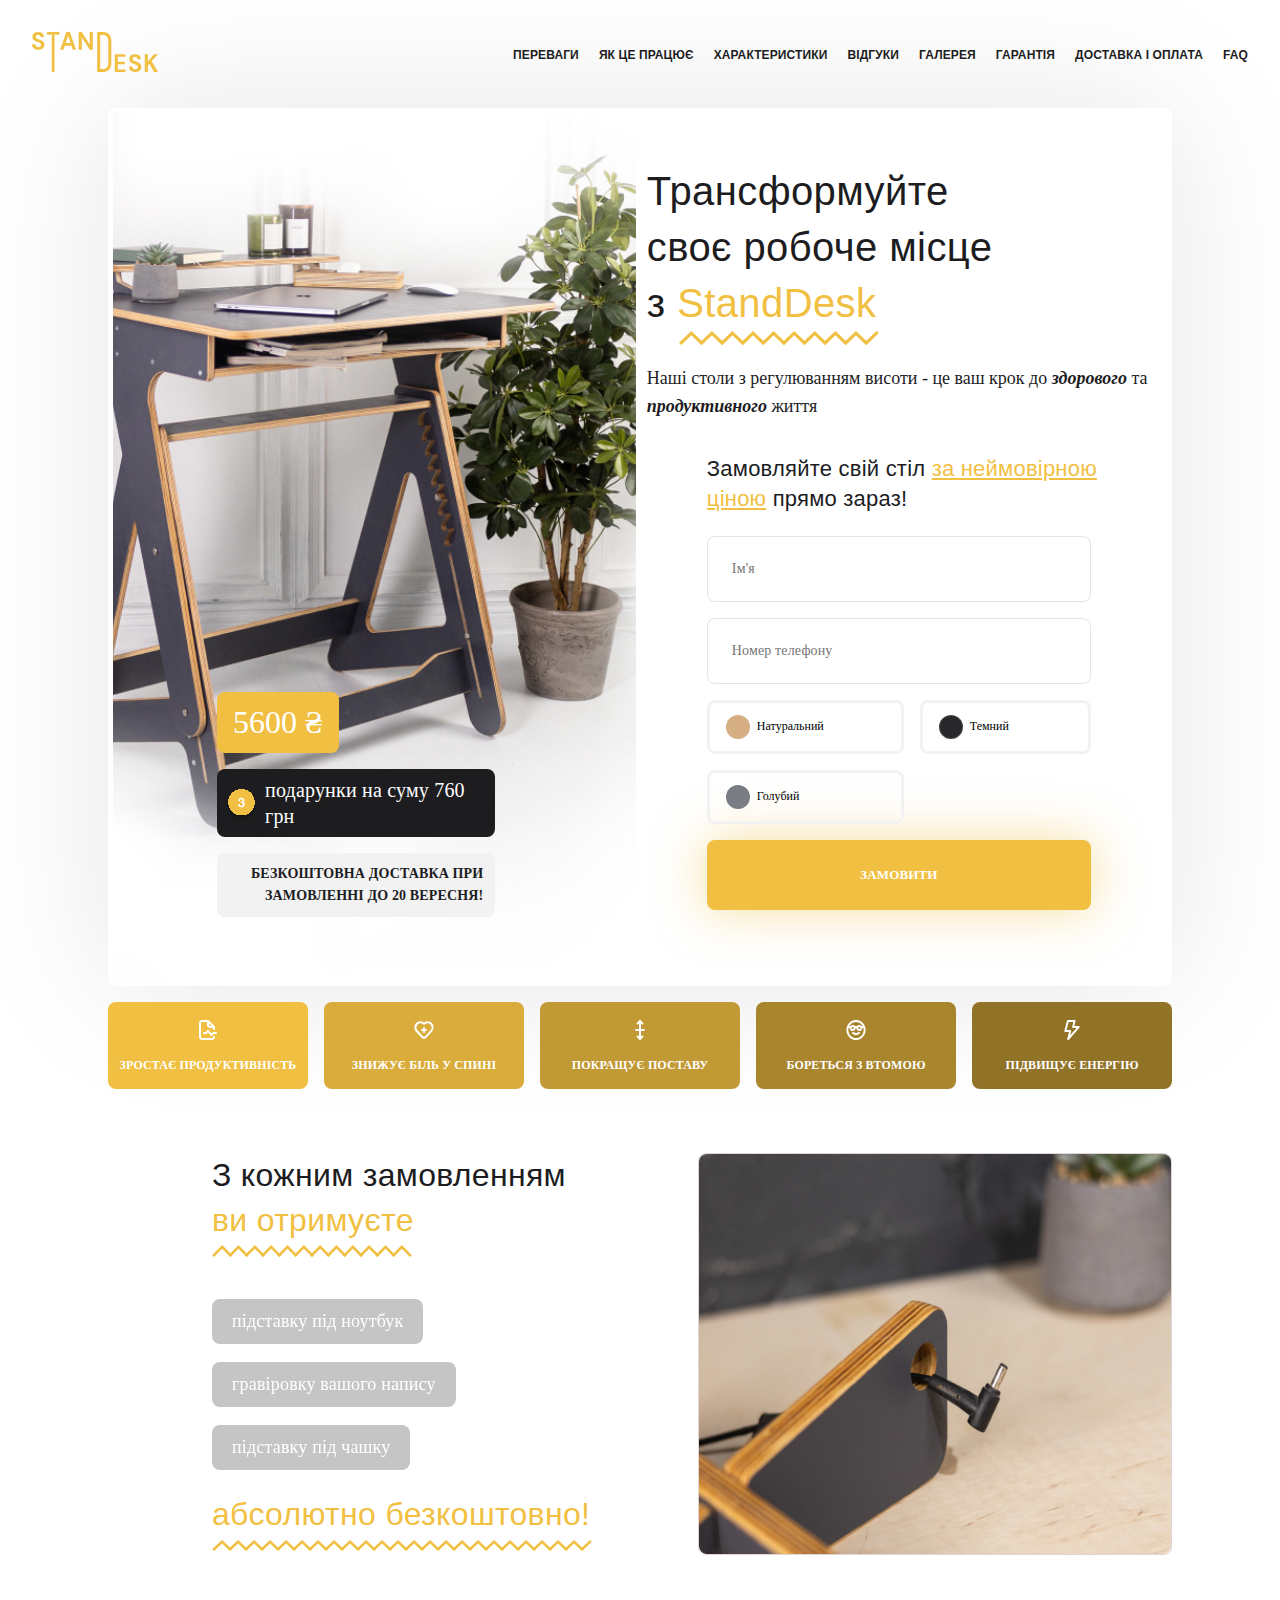
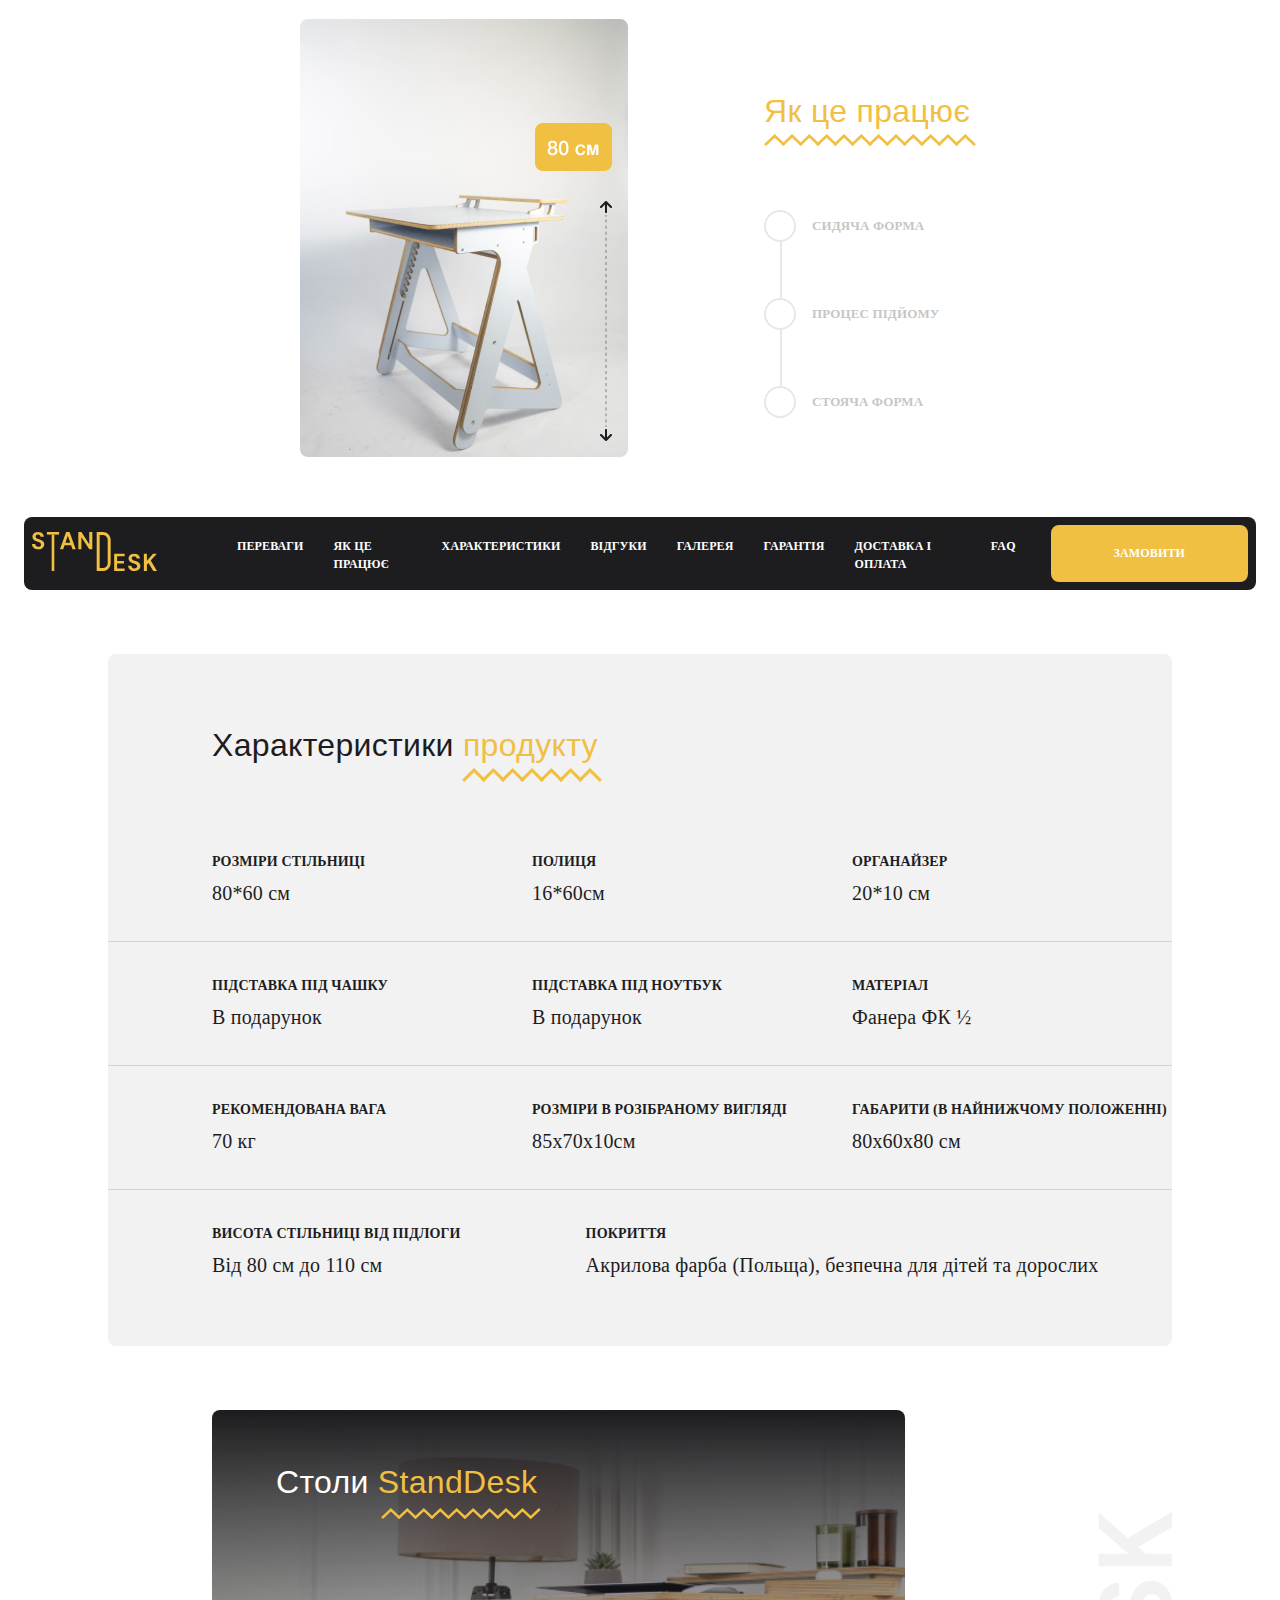
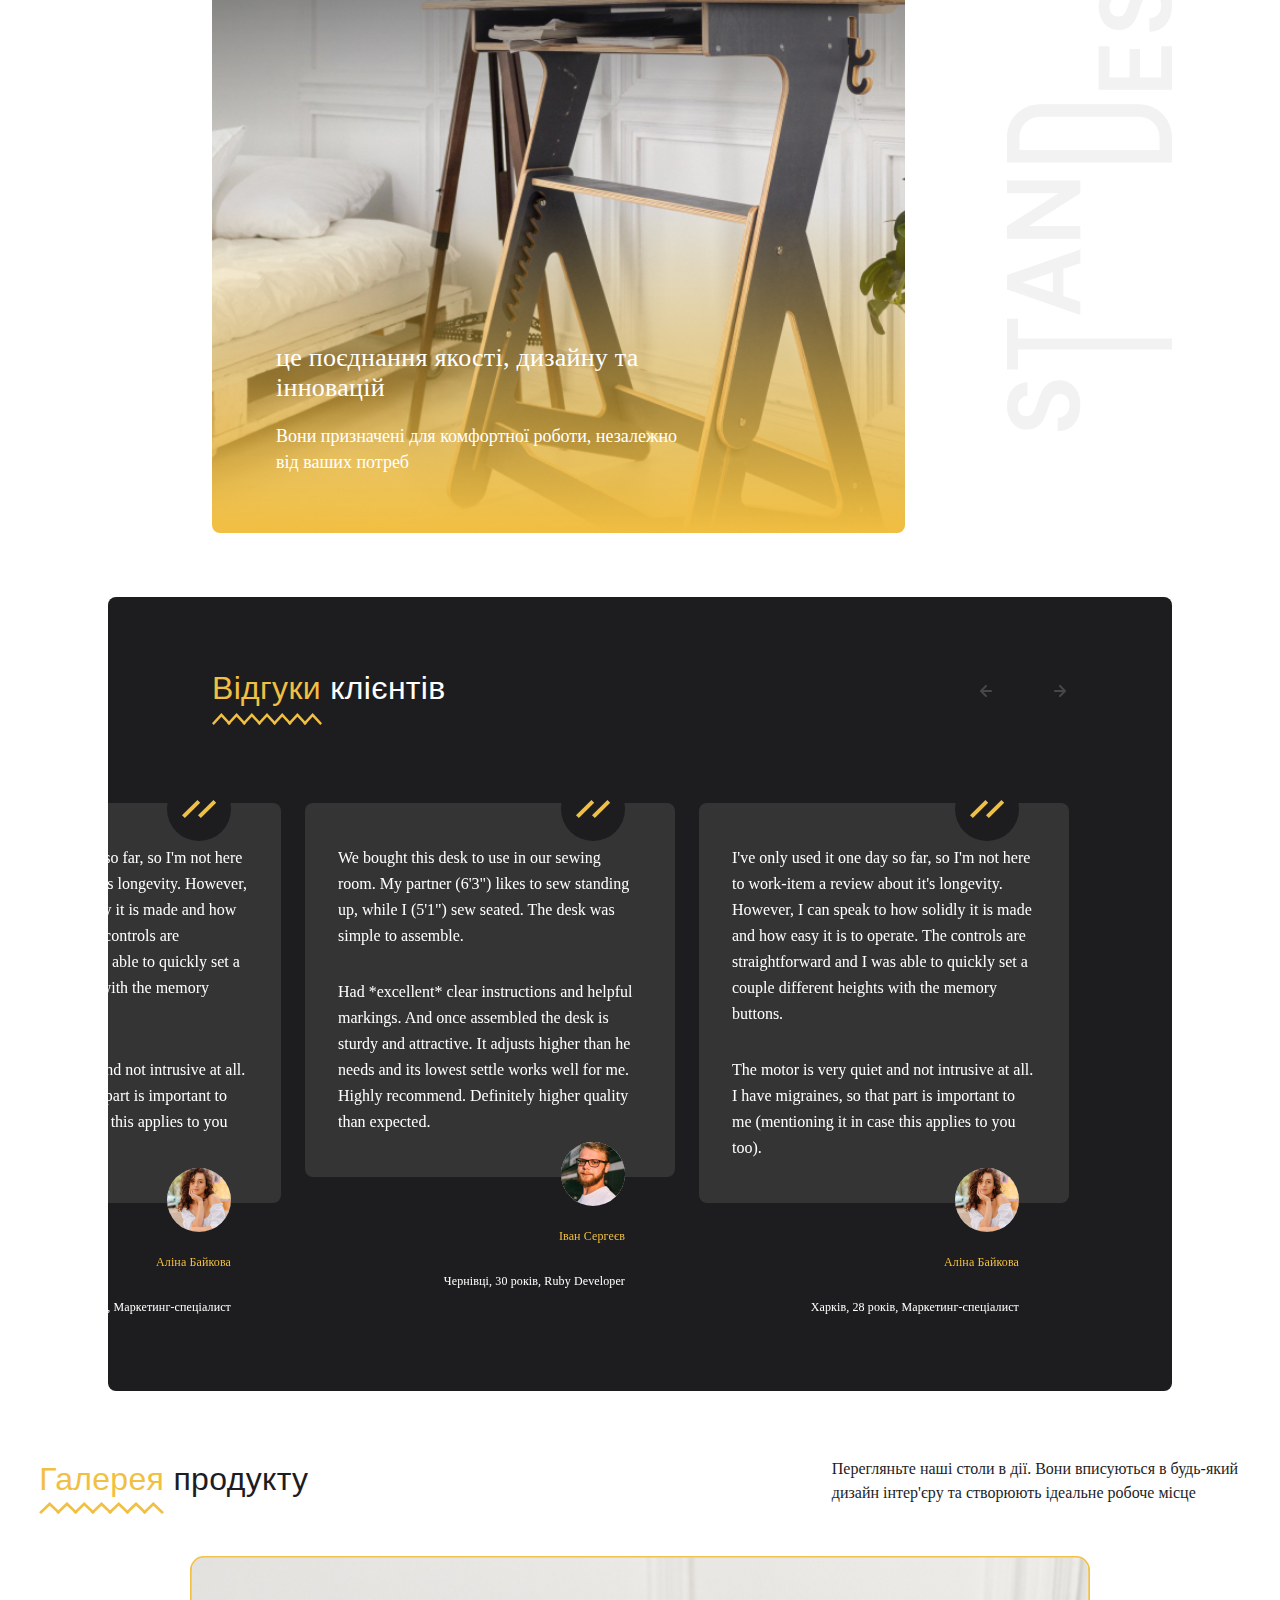
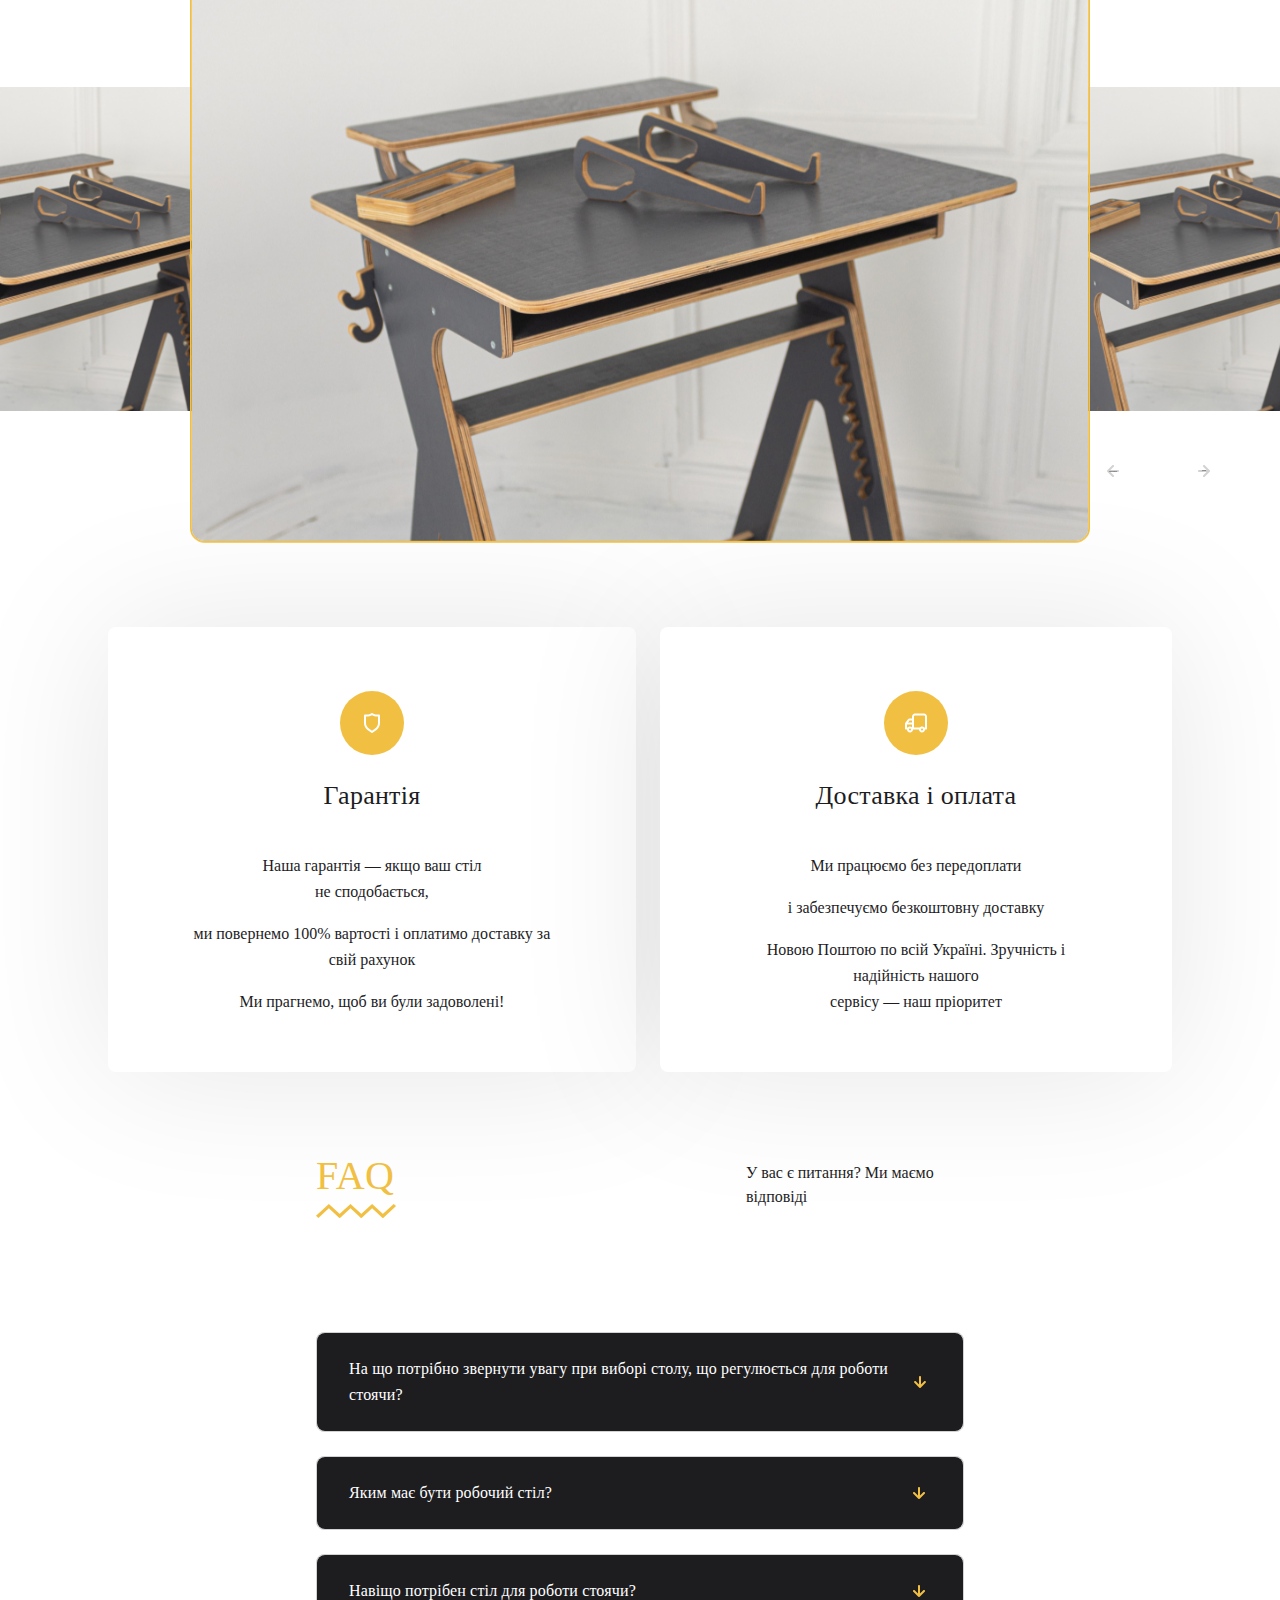
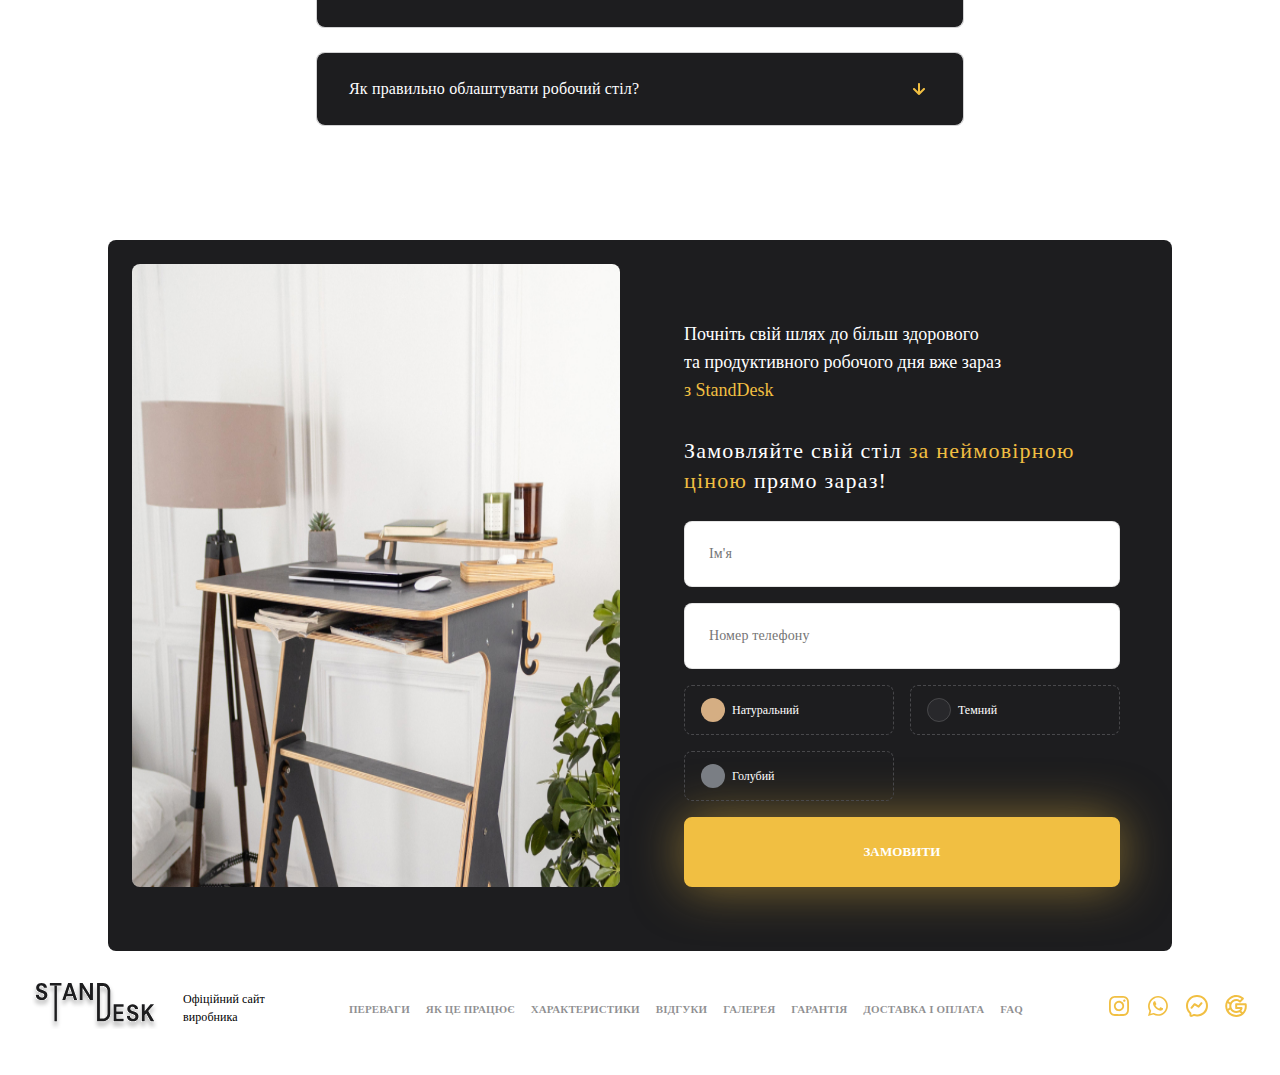
<file: index.html>
<!DOCTYPE html>
<html lang="uk">

<head>
    <meta charset="UTF-8">
    <meta name="viewport" content="width=device-width, initial-scale=1.0">
    <title>StandDesk</title>
    <link rel="icon" type="image/svg"
        href="https://table-transformer-standdesk.netlify.app//icons/logo-header-mobile.svg">
    <link href="https://fonts.cdnfonts.com/css/helvetica-neue-lt-pro" rel="stylesheet">
    <link rel="stylesheet" href="./css/styles.css">
</head>

<body>
    <div class="wrapper">
        <header>
            <div class="header-wrapper">
                <div class="header-logo">
                    <a href="#">
                        <img src="./icons/logo-header.svg" alt="Logo" width="126">
                    </a>
                </div>
                <div class="header-logo-mobile">
                    <a href="#">
                        <img src="./icons/logo-header-mobile.svg" alt="Logo" width="101">
                    </a>
                </div>
                <nav class="header-nav">
                    <ul class="header-list">
                        <li class="header-item"><a class="header-link" href="#title-blocks-bottom">Переваги</a></li>
                        <li class="header-item"><a class="header-link" href="#work-block">Як це працює</a></li>
                        <li class="header-item"><a class="header-link" href="#characteristics-blocks">Характеристики</a>
                        </li>
                        <li class="header-item"><a class="header-link" href="#reviews-block">Відгуки</a></li>
                        <li class="header-item"><a class="header-link" href="#gallery-block">Галерея</a></li>
                        <li class="header-item"><a class="header-link" href="#guarantee-block">Гарантія</a></li>
                        <li class="header-item"><a class="header-link" href="#guarantee-block">Доставка і оплата</a>
                        </li>
                        <li class="header-item"><a class="header-link" href="#faq-block">Faq</a></li>
                    </ul>
                </nav>
                <div class="order-header">
                    <a class="order-link" href="#form-block">Замовити</a>
                </div>
            </div>
        </header>
        <main>
            <div class="main-wrapper">
                <section id="title-block">
                    <div class="title-block">
                        <div class="title-block-left">
                            <div class="titile-block-left-text">
                                <div class="price">
                                    <p>5600 &#8372;</p>
                                </div>
                                <div class="present">
                                    <img src="./icons/3.svg" alt="3" width="33">
                                    <p>подарунки на суму 760 грн</p>
                                </div>
                                <div class="delivery">
                                    <p>Безкоштовна доставка при замовленні до 20 вересня!</p>
                                </div>
                            </div>
                        </div>
                        <div class="title-block-right">
                            <h1>Трансформуйте<br> своє робоче місце<br> з <span class="yellow-title">StandDesk<img
                                        class="broken-line-title-mobile" src="./icons/broken-line-title-mobile.svg"
                                        alt="Line" width="133"></span>
                            </h1>
                            <img class="broken-line-title" src="./icons/broken-line-title.svg" alt="Line" width="200">
                            <div class="title-block-left-mobile">
                                <div class="titile-block-left-text">
                                    <div class="price">
                                        <p>5600 &#8372;</p>
                                    </div>
                                    <div class="present">
                                        <img src="./icons/3.svg" alt="3" width="33">
                                        <p>подарунки на суму 760 грн</p>
                                    </div>
                                    <div class="delivery">
                                        <p>Безкоштовна доставка<br> при замовленні до 20 вересня!</p>
                                    </div>
                                </div>
                            </div>
                            <p class="title-text">Наші столи з регулюванням висоти - це ваш крок
                                до <span class="title-strong">здорового</span> та <span
                                    class="title-strong">продуктивного</span> життя
                            </p>
                            <h3 class="order-text">Замовляйте свій стіл <span class="yellow-small">за неймовірною<br>
                                    ціною</span> прямо зараз!
                            </h3>
                            <form class="form-top" name="contact" netlify>
                                <input type="hidden" name="project_name" value="StandDesk">
                                <input type="hidden" name="admin_email" value="semenovgrigorij57@gmail.com">
                                <input type="hidden" name="form_subject"
                                    value="Лендінг StandDesk. Замовлення на покупку стола з верхньої форми">


                                <input type="text" id="name-top" name="name" required="required" placeholder="Ім'я">
                                <input type="tel" id="tel-top" name="tel" required="required"
                                    placeholder="Номер телефону">
                                <div class="radios">
                                    <div class="radio">
                                        <input id="radio_1" name="color-1" type="radio">
                                        <label for="radio_1"><img src="./icons/icon-color-natur.svg"
                                                alt="Колір натуральний" width="24"> Натуральний</label>
                                    </div>
                                    <div class="radio">
                                        <input id="radio_2" name="color-2" type="radio">
                                        <label for="radio_2"><img src="./icons/icon-color-black.svg" alt="Колір темний"
                                                width="24"> Темний</label>
                                    </div>
                                    <div class="radio">
                                        <input id="radio_3" name="color-3" type="radio">
                                        <label for="radio_3"><img src="./icons/icon-color-blue.svg" alt="Колір голубий"
                                                width="24"> Голубий</label>
                                    </div>
                                </div>
                                <button class="button-form-top" type="submit">Замовити</button>
                            </form>
                        </div>
                    </div>

                </section>
                <section id="title-blocks-bottom">
                    <div class="title-blocks-bottom">
                        <div class="title-bottom">
                            <h2>
                                <span class="yellow-small">Переваги</span> продукту
                            </h2>
                            <img src="./icons/line.svg" alt="Line" width="100">
                        </div>

                        <div class="title-block-bottom_1">
                            <img src="./icons/5-1.svg" alt="Іконка" width="24">
                            <p>Зростає продуктивність</p>
                        </div>
                        <div class="title-block-bottom_2">
                            <img src="./icons/5-2.svg" alt="Іконка" width="24">
                            <p>Знижує біль у спині</p>
                        </div>
                        <div class="title-block-bottom_3">
                            <img src="./icons/5-3.svg" alt="Іконка" width="24">
                            <p>Покращує поставу</p>
                        </div>
                        <div class="title-block-bottom_4">
                            <img src="./icons/5-4.svg" alt="Іконка" width="24">
                            <p>Бореться з втомою</p>
                        </div>
                        <div class="title-block-bottom_5">
                            <img src="./icons/5-5.svg" alt="Іконка" width="24">
                            <p>Підвищує енергію</p>
                        </div>
                    </div>
                </section>
                <section id="order-block">
                    <div class="order-block">
                        <div class="order-block-left">
                            <div class="order-block-left-top">
                                <h2>З кожним замовленням<br>
                                    <span class="yellow-big">ви отримуєте</span>
                                </h2>
                                <img class="order-block-line" src="./icons/broken-line-order_1.svg" alt="Line"
                                    width="200">
                                <img class="order-block-line-mobile" src="./icons/broken-line-title-mobile.svg"
                                    alt="line" width="119">
                            </div>
                            <div class="order-block-right-mobile">
                                <img class="order-img" src="./img/img-order_1.jpg" alt="Підставка під чашку" width="304"
                                    height="304">
                            </div>
                            <div class="order-buttons">
                                <button class="order-button" data-src="./img/img-order_1.jpg">Підставку під
                                    ноутбук</button>
                                <button class="order-button" data-src="./img/img-order_2.jpg">Гравіровку вашого
                                    напису</button>
                                <button class="order-button" data-src="./img/img-order_3.jpg">Підставку під
                                    чашку</button>
                            </div>
                            <div class="order-block-left-bottom">
                                <h2><span class="yellow-big">абсолютно безкоштовно!</span></h2>
                                <img src="./icons/broken-line-order_2.svg" alt="Line" width="380">
                            </div>
                        </div>
                        <div class="order-block-right">
                            <img class="order-img" src="./img/img-order_1.jpg" alt="Підставка під чашку" width="600">
                        </div>
                    </div>
                </section>
                <section id="work-block">
                    <div class="work-block">
                        <div class="work-block-left">
                            <img class="work-img" src="./img/work-1.jpg" alt="Стіл" width="496">
                        </div>
                        <div class="work-block-right">
                            <div class="work-block-right-title">
                                <h2>Як це працює</h2>
                                <img src="./icons/broken-line-order_1.svg" alt="Line" width="205">
                            </div>
                            <div class="work-block-left-mobil">
                                <img class="work-img" src="./img/work-1.jpg" alt="Стіл" width="328">
                            </div>
                            <div class="work-buttons">
                                <button class="work-button_1" data-src="./img/work-1.jpg"><img class="icon-work"
                                        src="./icons/icon-work.svg" alt="Маркер" width="32"><img
                                        class="icon-work-active" src="./icons/icon-work-active.svg" alt="Маркер"
                                        width="32">Сидяча
                                    форма</button>
                                <div class="work-line"></div>
                                <button class="work-button_2" data-src="./img/work-2.jpg"><img class="icon-work"
                                        src="./icons/icon-work.svg" alt="Маркер" width="32"><img
                                        class="icon-work-active" src="./icons/icon-work-active.svg" alt="Маркер"
                                        width="32">Процес
                                    підйому</button>
                                <div class="work-line"></div>
                                <button class="work-button_3" data-src="./img/work-3.jpg"><img class="icon-work"
                                        src="./icons/icon-work.svg" alt="Маркер" width="32"><img
                                        class="icon-work-active" src="./icons/icon-work-active.svg" alt="Маркер"
                                        width="32">Стояча
                                    форма</button>
                            </div>
                        </div>
                    </div>
                </section>
                <section id="work-nav">
                    <div class="work-nav">
                        <h2 class="work-nav-title">Title</h2>
                        <div class="work-logo">
                            <a href="#">
                                <img src="./icons/logo-header.svg" alt="Логотип" width="125">
                            </a>
                        </div>
                        <nav class="center-nav">
                            <ul class="work-list">
                                <li class="work-item"><a class="work-link" href="#title-blocks-bottom">Переваги</a></li>
                                <li class="work-item"><a class="work-link" href="#work-block">Як це працює</a></li>
                                <li class="work-item"><a class="work-link"
                                        href="#characteristics-blocks">Характеристики</a></li>
                                <li class="work-item"><a class="work-link" href="#reviews-block">Відгуки</a></li>
                                <li class="work-item"><a class="work-link" href="#gallery-block">Галерея</a></li>
                                <li class="work-item"><a class="work-link" href="#guarantee-block">Гарантія</a></li>
                                <li class="work-item"><a class="work-link" href="#guarantee-block">Доставка і оплата</a>
                                </li>
                                <li class="work-item"><a class="work-link" href="#faq-block">Faq</a></li>
                            </ul>
                        </nav>
                        <div class="work-order">
                            <a class="work-order-link" href="#form-block">Замовити</a>
                        </div>
                    </div>
                </section>
                <section id="characteristics-blocks">
                    <div class="characteristics-blocks">
                        <div class="characteristics-blocks-title">
                            <h2>Характеристики <span class="yellow-big">продукту</span></h2>
                            <img class="characteristics-blocks-line" src="./icons/broken-line-reviews.svg" alt="Line"
                                width="140">
                            <img class="characteristics-blocks-line-mobile" src="./icons/line.svg" alt="Line"
                                width="95">
                        </div>

                        <div class="characteristics-container">
                            <div class="characteristics-block_1">
                                <div class="characteristics-block">
                                    <p class="characteristics-block-title">Розміри стільниці</p>
                                    <p class="characteristics-block-text">80*60 см</p>
                                </div>
                                <div class="characteristics-block">
                                    <p class="characteristics-block-title">Полиця</p>
                                    <p class="characteristics-block-text">16*60см</p>
                                </div>
                                <div class="characteristics-block">
                                    <p class="characteristics-block-title">Органайзер</p>
                                    <p class="characteristics-block-text">20*10 см</p>
                                </div>
                            </div>
                            <div class="characteristics-block_1-mobile">
                                <div class="characteristics-block">
                                    <p class="characteristics-block-title">Розміри стільниці</p>
                                    <p class="characteristics-block-text">80*60 см</p>
                                </div>
                                <div class="characteristics-block">
                                    <p class="characteristics-block-title">Полиця</p>
                                    <p class="characteristics-block-text">16*60см</p>
                                </div>
                            </div>
                            <div class="characteristics-block_2">
                                <div class="characteristics-block">
                                    <p class="characteristics-block-title">Підставка під чашку</p>
                                    <p class="characteristics-block-text">В подарунок</p>
                                </div>
                                <div class="characteristics-block">
                                    <p class="characteristics-block-title">Підставка під ноутбук</p>
                                    <p class="characteristics-block-text">В подарунок</p>
                                </div>
                                <div class="characteristics-block">
                                    <p class="characteristics-block-title">Матеріал</p>
                                    <p class="characteristics-block-text">Фанера ФК ½</p>
                                </div>
                            </div>
                            <div class="characteristics-block_2-mobile">
                                <div class="characteristics-block">
                                    <p class="characteristics-block-title">Органайзер</p>
                                    <p class="characteristics-block-text">20*10 см</p>
                                </div>
                                <div class="characteristics-block">
                                    <p class="characteristics-block-title">Підставка під чашку</p>
                                    <p class="characteristics-block-text">В подарунок</p>
                                </div>
                            </div>
                            <div class="characteristics-block_3">
                                <div class="characteristics-block">
                                    <p class="characteristics-block-title">Рекомендована вага</p>
                                    <p class="characteristics-block-text">70 кг</p>
                                </div>
                                <div class="characteristics-block">
                                    <p class="characteristics-block-title">Розміри в розібраному вигляді</p>
                                    <p class="characteristics-block-text">85x70x10см</p>
                                </div>
                                <div class="characteristics-block">
                                    <p class="characteristics-block-title">Габарити (в найнижчому положенні)</p>
                                    <p class="characteristics-block-text">80x60x80 см</p>
                                </div>
                            </div>
                            <div class="characteristics-block_3-mobile">
                                <div class="characteristics-block">
                                    <p class="characteristics-block-title">Підставка під ноутбук</p>
                                    <p class="characteristics-block-text">В подарунок</p>
                                </div>
                                <div class="characteristics-block">
                                    <p class="characteristics-block-title">Матеріал</p>
                                    <p class="characteristics-block-text">Фанера ФК ½</p>
                                </div>
                            </div>
                            <div class="characteristics-block_4">
                                <div class="characteristics-block">
                                    <p class="characteristics-block-title">Висота стільниці від підлоги</p>
                                    <p class="characteristics-block-text">Від 80 см до 110 см</p>
                                </div>
                                <div class="characteristics-block">
                                    <p class="characteristics-block-title">Покриття</p>
                                    <p class="characteristics-block-text">Акрилова фарба (Польща), безпечна для дітей та
                                        дорослих</p>
                                </div>
                            </div>
                            <div class="characteristics-block_4-mobile">
                                <div class="characteristics-block">
                                    <p class="characteristics-block-title">Рекомендована вага</p>
                                    <p class="characteristics-block-text">70 кг</p>
                                </div>
                                <div class="characteristics-block">
                                    <p class="characteristics-block-title">Розміри в розібраному вигляді</p>
                                    <p class="characteristics-block-text">85x70x10см</p>
                                </div>
                            </div>
                            <div class="characteristics-block_5-mobile">
                                <div class="characteristics-block">
                                    <p class="characteristics-block-title">Габарити (в найнижчому положенні)</p>
                                    <p class="characteristics-block-text">80x60x80 см</p>
                                </div>
                            </div>
                            <div class="characteristics-block_6-mobile">
                                <div class="characteristics-block">
                                    <p class="characteristics-block-title">Висота стільниці від підлоги</p>
                                    <p class="characteristics-block-text">Від 80 см до 110 см</p>
                                </div>
                            </div>
                            <div class="characteristics-block_7-mobile">
                                <div class="characteristics-block">
                                    <p class="characteristics-block-title">Покриття</p>
                                    <p class="characteristics-block-text">Акрилова фарба (Польща), безпечна для дітей та
                                        дорослих</p>
                                </div>
                            </div>
                        </div>
                    </div>
                </section>
                <section id="about-block">
                    <div class="about-block">
                        <div class="about-block-left">
                            <div class="about-block-title">
                                <h2>Cтоли <span class="yellow-small">StandDesk</span></h2>
                                <img class="about-block-title-line" src="./icons/broken-line-title.svg" alt="Line"
                                    width="160">
                                <img class="about-block-title-line-mobile" src="./icons/broken-line-title-mobile.svg"
                                    alt=" line" width="110">
                            </div>

                            <p class="about-text-top">це поєднання якості, дизайну та інновацій</p>
                            <p class="about-text-bottom">Вони призначені для комфортної роботи, незалежно від ваших
                                потреб</p>
                        </div>
                        <div class="about-block-right">
                            <img src="./icons/logo-max.svg" alt="Логотип" width="660">
                        </div>
                    </div>
                </section>
                <section id="reviews-block">
                    <div class="reviews-block">
                        <div class="reviews-block-title">
                            <h2><span class="yellow-big">Відгуки</span> клієнтів</h2>
                            <img class="reviews-block-title-line" src="./icons/broken-line-reviews.svg" alt="Line"
                                width="110">
                            <img class="reviews-block-title-line-mobile" src="./icons/broken-line-title-mobile.svg"
                                alt="Line" width="75">
                        </div>

                        <div class="slider">
                            <div class="slider-item">
                                <div class="slider-icon">
                                    <img src="./icons/icon-reviews.svg" alt="Маркер" width="64">

                                </div>
                                <div class="slider-text">
                                    <p>
                                        We bought this desk to use in our sewing room. My partner (6'3") likes to
                                        sew
                                        standing up, while I (5'1") sew seated. The desk was simple to assemble.
                                    </p>
                                    <p>
                                        Had *excellent* clear instructions and helpful markings.
                                        And once assembled the desk is sturdy and attractive. It adjusts higher than
                                        he
                                        needs and its lowest settle works well for me. Highly recommend. Definitely
                                        higher quality than expected.
                                    </p>
                                </div>
                                <div class="client">
                                    <img src="./img/foto-reviews_2.jpg" alt="Фото" width="64">
                                    <p><span class="client-name">Іван Сергеєв</span></p>
                                    <p>Чернівці, 30 років, Ruby Developer</p>
                                </div>
                            </div>
                            <div class="slider-item">
                                <div class="slider-icon">
                                    <img src="./icons/icon-reviews.svg" alt="Маркер" width="64">
                                </div>
                                <div class="slider-text">
                                    <p>
                                        I've only used it one day so far, so I'm not here to work-item
                                        a review about it's longevity. However, I can speak to how solidly it is
                                        made and
                                        how easy it is to operate. The controls are straightforward and I was able
                                        to
                                        quickly set a couple different heights with the memory buttons.
                                    </p>
                                    <p>
                                        The motor is very quiet and not intrusive at all. I have migraines, so that
                                        part is
                                        important to me (mentioning
                                        it in case this applies to you too).
                                    </p>
                                </div>

                                <div class="client">
                                    <img src="./img/foto-reviews_1.jpg" alt="Фото" width="64">
                                    <p><span class="client-name">Аліна Байкова</span></p>
                                    <p>Харків, 28 років, Маркетинг-спеціалист</p>
                                </div>

                            </div>
                            <div class="slider-item">
                                <div class="slider-icon">
                                    <img src="./icons/icon-reviews.svg" alt="Маркер" width="64">
                                </div>
                                <div class="slider-text">
                                    <p>
                                        We bought this desk to use in our sewing room. My partner (6'3") likes to
                                        sew
                                        standing up, while I (5'1") sew seated. The desk was simple to assemble.
                                    </p>
                                    <p>
                                        Had *excellent* clear instructions and helpful markings.
                                        And once assembled the desk is sturdy and attractive. It adjusts higher than
                                        he
                                        needs and its lowest settle works well for me. Highly recommend. Definitely
                                        higher quality than expected.
                                    </p>
                                </div>
                                <div class="client">
                                    <img src="./img/foto-reviews_2.jpg" alt="Фото" width="64">
                                    <p><span class="client-name">Іван Сергеєв</span></p>
                                    <p>Чернівці, 30 років, Ruby Developer</p>
                                </div>
                            </div>
                            <div class="slider-item">
                                <div class="slider-icon">
                                    <img src="./icons/icon-reviews.svg" alt="Маркер" width="64">
                                </div>
                                <div class="slider-text">
                                    <p>
                                        I've only used it one day so far, so I'm not here to write
                                        a review about it's longevity. However, I can speak to how solidly it is
                                        made and
                                        how easy it is to operate. The controls are straightforward and I was able
                                        to
                                        quickly set a couple different heights with the memory buttons.
                                    </p>
                                    <p>
                                        The motor is very quiet and not intrusive at all. I have migraines, so that
                                        part is
                                        important to me (mentioning
                                        it in case this applies to you too).
                                    </p>
                                </div>
                                <div class="client">
                                    <img src="./img/foto-reviews_1.jpg" alt="Фото" width="64">
                                    <p><span class="client-name">Аліна Байкова</span></p>
                                    <p>Харків, 28 років, Маркетинг-спеціалист</p>
                                </div>
                            </div>
                        </div>
                    </div>
                </section>
                <section id="gallery-block">
                    <div class="gallery-block">
                        <div class="gallery-block-top">
                            <div class="gallery-block-title">
                                <h2><span class="yellow-big">Галерея</span> продукту</h2>
                                <img class="gallery-block-title-line" src="./icons/broken-line-reviews.svg" alt="Line"
                                    width="125">
                                <img class="gallery-block-title-line-mobile" src="./icons/broken-line-title-mobile.svg"
                                    alt="Line" width="87">
                            </div>
                            <p>Перегляньте наші столи в дії. Вони вписуються в будь-який
                                дизайн інтер'єру та створюють ідеальне робоче місце</p>
                        </div>
                        <div class="slider-gallery">
                            <div class="slider-gallery-item">
                                <img class="gallery-img" src="./img/img-gallery.jpg" alt="Стіл" width="500">
                                <img class="gallery-img-mobile" src="./img/img-gallery-mobile.jpg" alt="Стіл"
                                    width="304">
                            </div>
                            <div class="slider-gallery-item">
                                <img class="gallery-img" src="./img/img-gallery.jpg" alt="Стіл" width="500">
                                <img class="gallery-img-mobile" src="./img/img-gallery-mobile.jpg" alt="Стіл"
                                    width="304">
                            </div>
                            <div class="slider-gallery-item">
                                <img class="gallery-img" src="./img/img-gallery.jpg" alt="Стіл" width="500">
                                <img class="gallery-img-mobile" src="./img/img-gallery-mobile.jpg" alt="Стіл"
                                    width="304">
                            </div>
                            <div class="slider-gallery-item">
                                <img class="gallery-img" src="./img/img-gallery.jpg" alt="Стіл" width="500">
                                <img class="gallery-img-mobile" src="./img/img-gallery-mobile.jpg" alt="Стіл"
                                    width="304">
                            </div>
                            <div class="slider-gallery-item">
                                <img class="gallery-img" src="./img/img-gallery.jpg" alt="Стіл" width="500">
                                <img class="gallery-img-mobile" src="./img/img-gallery-mobile.jpg" alt="Стіл"
                                    width="304">
                            </div>
                            <div class="slider-gallery-item">
                                <img class="gallery-img" src="./img/img-gallery.jpg" alt="Стіл" width="500">
                                <img class="gallery-img-mobile" src="./img/img-gallery-mobile.jpg" alt="Стіл"
                                    width="304">
                            </div>
                        </div>
                    </div>
                </section>
                <section id="guarantee-block">
                    <div class="guarantee-block">
                        <div class="guarantee-block-left">
                            <svg width="64" height="64" viewBox="0 0 64 64" fill="none"
                                xmlns="http://www.w3.org/2000/svg">
                                <rect class="guarantee-icon-background" width="64" height="64" rx="32" fill="#F1BF42" />
                                <path class="guarantee-icon"
                                    d="M39.63 23.6498C39.5138 23.5558 39.3781 23.4891 39.2327 23.4545C39.0873 23.4199 38.9361 23.4183 38.79 23.4498C37.7214 23.6738 36.6183 23.6766 35.5486 23.4582C34.4789 23.2398 33.4653 22.8047 32.57 22.1798C32.4026 22.0637 32.2037 22.0015 32 22.0015C31.7963 22.0015 31.5974 22.0637 31.43 22.1798C30.5348 22.8047 29.5211 23.2398 28.4514 23.4582C27.3817 23.6766 26.2786 23.6738 25.21 23.4498C25.0639 23.4183 24.9127 23.4199 24.7673 23.4545C24.6219 23.4891 24.4862 23.5558 24.37 23.6498C24.254 23.7439 24.1605 23.8629 24.0965 23.9978C24.0325 24.1328 23.9995 24.2804 24 24.4298V31.8798C23.9991 33.3136 24.3408 34.7268 24.9965 36.0018C25.6523 37.2768 26.6032 38.3767 27.77 39.2098L31.42 41.8098C31.5894 41.9304 31.7921 41.9952 32 41.9952C32.2079 41.9952 32.4106 41.9304 32.58 41.8098L36.23 39.2098C37.3968 38.3767 38.3477 37.2768 39.0035 36.0018C39.6592 34.7268 40.0009 33.3136 40 31.8798V24.4298C40.0005 24.2804 39.9675 24.1328 39.9035 23.9978C39.8395 23.8629 39.746 23.7439 39.63 23.6498ZM38 31.8798C38.0008 32.9946 37.7353 34.0934 37.2257 35.0848C36.716 36.0763 35.977 36.9317 35.07 37.5798L32 39.7698L28.93 37.5798C28.023 36.9317 27.284 36.0763 26.7744 35.0848C26.2647 34.0934 25.9992 32.9946 26 31.8798V25.5798C28.0964 25.7593 30.196 25.2728 32 24.1898C33.804 25.2728 35.9036 25.7593 38 25.5798V31.8798Z"
                                    fill="white" />
                            </svg>

                            <h3>Гарантія</h3>
                            <p>Наша гарантія — якщо ваш стіл<br>
                                не сподобається,</p>
                            <p>ми повернемо 100% вартості і оплатимо доставку за свій рахунок</p>
                            <p>Ми прагнемо, щоб ви були задоволені!</p>
                        </div>
                        <div class="guarantee-block-right">
                            <svg width="64" height="64" viewBox="0 0 64 64" fill="none"
                                xmlns="http://www.w3.org/2000/svg">
                                <rect class="guarantee-icon-background" width="64" height="64" rx="32" fill="#F1BF42" />
                                <path class="guarantee-icon"
                                    d="M21 32.5V37.5C21 37.7652 21.1054 38.0196 21.2929 38.2071C21.4804 38.3946 21.7348 38.5 22 38.5H23C23 39.2956 23.3161 40.0587 23.8787 40.6213C24.4413 41.1839 25.2044 41.5 26 41.5C26.7956 41.5 27.5587 41.1839 28.1213 40.6213C28.6839 40.0587 29 39.2956 29 38.5H35C35 39.2956 35.3161 40.0587 35.8787 40.6213C36.4413 41.1839 37.2044 41.5 38 41.5C38.7956 41.5 39.5587 41.1839 40.1213 40.6213C40.6839 40.0587 41 39.2956 41 38.5H42C42.2652 38.5 42.5196 38.3946 42.7071 38.2071C42.8946 38.0196 43 37.7652 43 37.5V25.5C43 24.7044 42.6839 23.9413 42.1213 23.3787C41.5587 22.8161 40.7956 22.5 40 22.5H31C30.2044 22.5 29.4413 22.8161 28.8787 23.3787C28.3161 23.9413 28 24.7044 28 25.5V27.5H26C25.5343 27.5 25.0749 27.6084 24.6584 27.8167C24.2418 28.025 23.8794 28.3274 23.6 28.7L21.2 31.9C21.1708 31.9435 21.1472 31.9905 21.13 32.04L21.07 32.15C21.0259 32.2615 21.0022 32.3801 21 32.5ZM37 38.5C37 38.3022 37.0586 38.1089 37.1685 37.9444C37.2784 37.78 37.4346 37.6518 37.6173 37.5761C37.8 37.5004 38.0011 37.4806 38.1951 37.5192C38.3891 37.5578 38.5673 37.653 38.7071 37.7929C38.847 37.9327 38.9422 38.1109 38.9808 38.3049C39.0194 38.4989 38.9996 38.7 38.9239 38.8827C38.8482 39.0654 38.72 39.2216 38.5556 39.3315C38.3911 39.4414 38.1978 39.5 38 39.5C37.7348 39.5 37.4804 39.3946 37.2929 39.2071C37.1054 39.0196 37 38.7652 37 38.5ZM30 25.5C30 25.2348 30.1054 24.9804 30.2929 24.7929C30.4804 24.6054 30.7348 24.5 31 24.5H40C40.2652 24.5 40.5196 24.6054 40.7071 24.7929C40.8946 24.9804 41 25.2348 41 25.5V36.5H40.22C39.9388 36.1906 39.5961 35.9435 39.2138 35.7743C38.8315 35.6052 38.418 35.5178 38 35.5178C37.582 35.5178 37.1685 35.6052 36.7862 35.7743C36.4039 35.9435 36.0612 36.1906 35.78 36.5H30V25.5ZM28 31.5H24L25.2 29.9C25.2931 29.7758 25.4139 29.675 25.5528 29.6056C25.6916 29.5361 25.8448 29.5 26 29.5H28V31.5ZM25 38.5C25 38.3022 25.0586 38.1089 25.1685 37.9444C25.2784 37.78 25.4346 37.6518 25.6173 37.5761C25.8 37.5004 26.0011 37.4806 26.1951 37.5192C26.3891 37.5578 26.5673 37.653 26.7071 37.7929C26.847 37.9327 26.9422 38.1109 26.9808 38.3049C27.0194 38.4989 26.9996 38.7 26.9239 38.8827C26.8482 39.0654 26.72 39.2216 26.5556 39.3315C26.3911 39.4414 26.1978 39.5 26 39.5C25.7348 39.5 25.4804 39.3946 25.2929 39.2071C25.1054 39.0196 25 38.7652 25 38.5ZM23 33.5H28V36.28C27.4098 35.7526 26.6351 35.4797 25.8447 35.5209C25.0543 35.5621 24.3121 35.914 23.78 36.5H23V33.5Z"
                                    fill="white" />
                            </svg>

                            <h3>Доставка і оплата</h3>
                            <p>Ми працюємо без передоплати</p>
                            <p>і забезпечуємо безкоштовну доставку</p>
                            <p>Новою Поштою по всій Україні. Зручність і надійність нашого<br> сервісу — наш пріоритет
                            </p>
                        </div>
                    </div>
                </section>
                <section id="faq-block">
                    <div class="faq-block">
                        <div class="faq-block-title">
                            <div class="faq-block-title-left">
                                <h2>Faq</h2>
                                <img src="./icons/broken-line-faq.svg" alt="Line" width="80">
                            </div>
                            <p>У вас є питання? Ми маємо відповіді</p>
                        </div>
                        <div class="accordion">
                            <div class="accordion-item">
                                <div class="accordion-header">
                                    <p>На що потрібно звернути увагу при виборі столу, що регулюється для роботи стоячи?
                                    </p>
                                    <span class="accordion-icon"></span>
                                </div>
                                <div class="accordion-content">
                                    <p>Мінімальний розмір робочої площини повинен бути не менше 60 см.<br> Глибина
                                        офісного
                                        столу - від 45 до 60 см.</p>
                                    <p>Оптимальний варіант - придбати офісні меблі з регулюванням висоти або кута нахилу
                                        стільниці.<br>
                                        Грамотна організація робочого місця передбачає і вибір зручного крісла.</p>
                                </div>
                            </div>
                            <div class="accordion-item">
                                <div class="accordion-header">
                                    <p>Яким має бути робочий стіл?</p>
                                    <span class="accordion-icon"></span>
                                </div>
                                <div class="accordion-content">
                                    <p>Мінімальний розмір робочої площини повинен бути не менше 60 см. Глибина офісного
                                        столу - від 45 до 60 см.</p>
                                    <p>Оптимальний варіант - придбати офісні меблі з регулюванням висоти або кута нахилу
                                        стільниці.
                                        Грамотна організація робочого місця передбачає і вибір зручного крісла.</p>
                                </div>
                            </div>
                            <div class="accordion-item">
                                <div class="accordion-header">
                                    <p>Навіщо потрібен стіл для роботи стоячи?</p>
                                    <span class="accordion-icon"></span>
                                </div>
                                <div class="accordion-content">
                                    <p>Мінімальний розмір робочої площини повинен бути не менше 60 см. Глибина офісного
                                        столу - від 45 до 60 см.</p>
                                    <p>Оптимальний варіант - придбати офісні меблі з регулюванням висоти або кута нахилу
                                        стільниці.
                                        Грамотна організація робочого місця передбачає і вибір зручного крісла.</p>
                                </div>
                            </div>
                            <div class="accordion-item">
                                <div class="accordion-header">
                                    <p>Як правильно облаштувати робочий стіл?</p>
                                    <span class="accordion-icon"></span>
                                </div>
                                <div class="accordion-content">
                                    <p>Мінімальний розмір робочої площини повинен бути не менше 60 см. Глибина офісного
                                        столу - від 45 до 60 см.</p>
                                    <p>Оптимальний варіант - придбати офісні меблі з регулюванням висоти або кута нахилу
                                        стільниці.
                                        Грамотна організація робочого місця передбачає і вибір зручного крісла.</p>
                                </div>
                            </div>
                        </div>
                    </div>
                </section>
                <section id="form-block">
                    <div class="form-block">
                        <h2 class="form-block-titile">Title</h2>
                        <div class="form-block-left">
                            <img src="./img/img-form.jpg" alt="Стіл" width="640">
                        </div>
                        <div class="form-block-right">
                            <p class="form-block-text-top">Почніть свій шлях до більш здорового<br>
                                та продуктивного робочого дня вже зараз<br>
                                <span class="yellow-small">з StandDesk</span>
                            </p>
                            <p class="form-block-text-bottom">Замовляйте свій стіл <span class="yellow-small">за
                                    неймовірною<br>
                                    ціною</span> прямо зараз!
                            </p>
                            <form class="form-bottom" name="contact" netlify>
                                <input type="hidden" name="project_name" value="StandDesk">
                                <input type="hidden" name="admin_email" value="semenovgrigorij57@gmail.com">
                                <input type="hidden" name="form_subject"
                                    value="Лендінг StandDesk. Замовлення на покупку стола з нижньої форми">


                                <input type="text" id="name-bottom" name="name" required="required" placeholder="Ім'я">
                                <input type="tel" id="title-bottom" name="tel" required="required"
                                    placeholder="Номер телефону">
                                <div class="radios-bottom">
                                    <div class="radio-bottom">
                                        <input id="radio_4" name="color-1" type="radio">
                                        <label for="radio_4"><img src="./icons/icon-color-natur.svg"
                                                alt="Колір натуральний" width="24">
                                            Натуральний</label>
                                    </div>
                                    <div class="radio-bottom">
                                        <input id="radio_5" name="color-2" type="radio">
                                        <label for="radio_5"><img src="./icons/icon-color-black.svg" alt="Колір темний"
                                                width="24">Темний</label>
                                    </div>
                                    <div class="radio-bottom">
                                        <input id="radio_6" name="color-3" type="radio">
                                        <label for="radio_6"><img src="./icons/icon-color-blue.svg" alt="Колір голубий"
                                                width="24">Голубий</label>
                                    </div>
                                </div>
                                <button class="button-form-top" type="submit">Замовити</button>
                            </form>
                        </div>
                    </div>
                </section>
            </div>
        </main>
        <footer>
            <div class="footer-wrapper">
                <div class="footer-logo-text">
                    <a href="#">
                        <img src="./icons/logo-footer.svg" alt="Логотип" width="126">
                    </a>
                    <p>Офіційний сайт<br>
                        виробника</p>
                </div>
                <nav class="footer-nav">
                    <ul class="footer-list">
                        <li class="footer-item"><a class="footer-link" href="#title-blocks-bottom">Переваги</a></li>
                        <li class="footer-item"><a class="footer-link" href="#work-block">Як це працює</a></li>
                        <li class="footer-item"><a class="footer-link" href="#characteristics-blocks">Характеристики</a>
                        </li>
                        <li class="footer-item"><a class="footer-link" href="#reviews-block">Відгуки</a></li>
                        <li class="footer-item"><a class="footer-link" href="#gallery-block">Галерея</a></li>
                        <li class="footer-item"><a class="footer-link" href="#guarantee-block">Гарантія</a></li>
                        <li class="footer-item"><a class="footer-link" href="#guarantee-block">Доставка і оплата</a>
                        </li>
                        <li class="footer-item"><a class="footer-link" href="#faq-block">Faq</a></li>
                    </ul>
                </nav>
                <div class="media">
                    <a href="#">
                        <img src="./icons/instagram.svg" alt="Інстаграм" width="24">
                    </a>
                    <a href="#">
                        <img src="./icons/whatsapp.svg" alt="Ватсап" width="24">
                    </a>
                    <a href="#">
                        <img src="./icons/facebook.svg" alt="Фейсбук" width="24">
                    </a>
                    <a href="#">
                        <img src="./icons/google.svg" alt="Гугл" width="24">
                    </a>
                </div>
            </div>
        </footer>
    </div>
    <script src="//code.jquery.com/jquery-3.6.1.min.js"></script>
    <script src="./js/slick.min.js"></script>
    <script src="./js/script.js"></script>
</body>

</html>
</file>
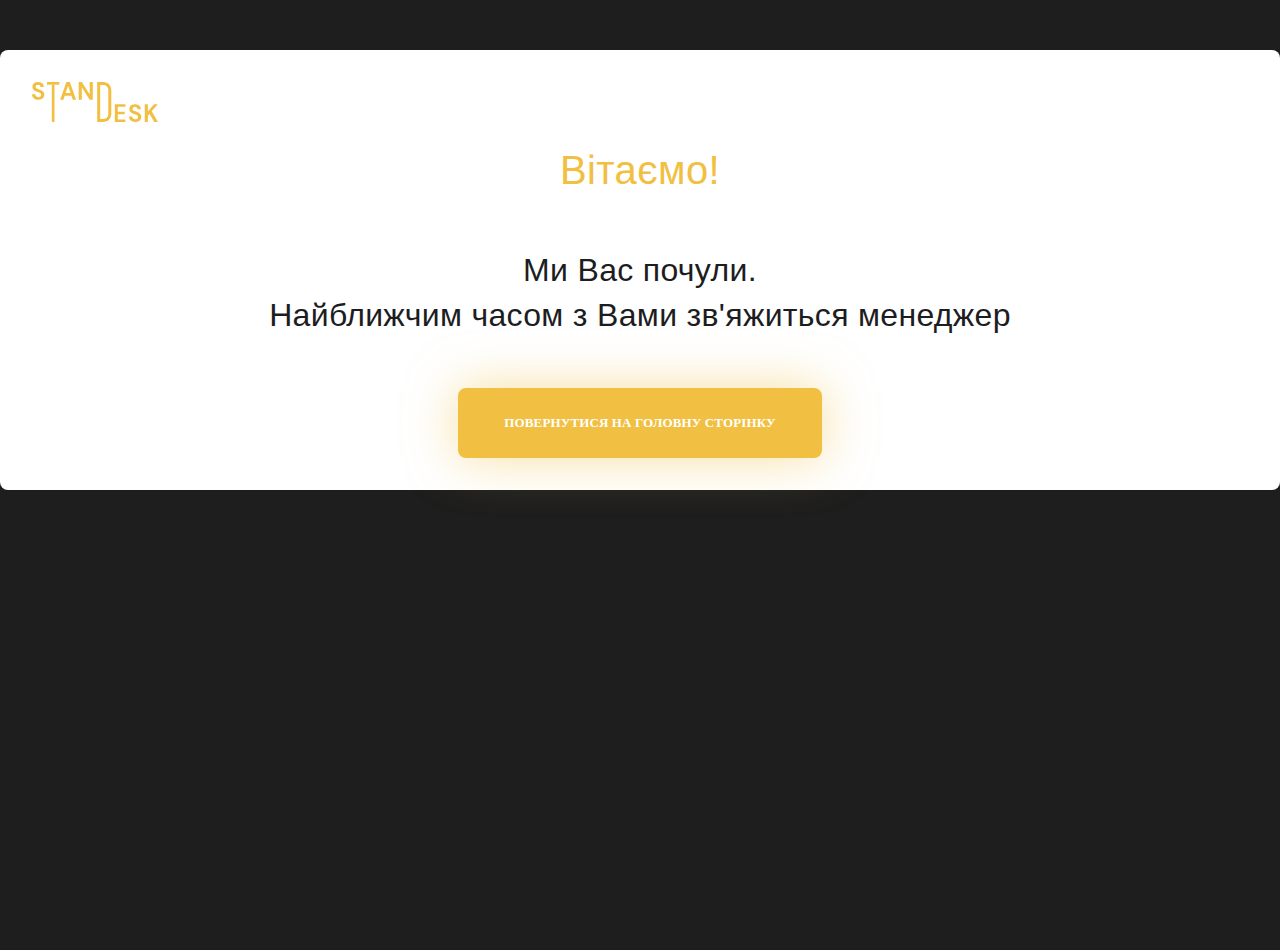
<file: response-message.html>
<!DOCTYPE html>
<html lang="uk">
<head>
    <meta charset="UTF-8">
    <meta name="viewport" content="width=device-width, initial-scale=1.0">
    <title>Response-message</title>
    <link rel="stylesheet" href="./css/styles.css">
</head>
<body>
    <div class="wrapper-feedback">
        <header></header>
        <main>
            <section>
                <div class="main-wrapper-feedback">
                    <img src="./icons/logo-header.svg" alt="Logotype" width="126">
                    <h1>Вітаємо!</h1>
                    <h2>Ми Вас почули.<br> Найближчим часом з Вами зв'яжиться менеджер</h2>
                    <div class="feedback">
                        <a href="/index.html">Повернутися на головну сторінку</a>
                    </div>
                </div>
            </section>
        </main>
        <footer></footer>
    </div>
</body>
</html>
</file>
<file: css/styles.css>
html {
  box-sizing: border-box;
  height: 100%;
}
*,
*::before,
*::after {
  padding: 0;
  margin: 0;
  box-sizing: inherit;
}
body {
  font-family: "Helvetica Neue LT Pro", sans-serif;
  background: #1e1e1e;
  height: 100%;
}
h1 {
  color: #1d1d1f;
  font-family: Helvetica Neue LT Pro, sans-serif;
  font-size: 40px;
  font-style: normal;
  font-weight: 500;
  line-height: 140%; /* 56px */
  letter-spacing: 0.4px;
}
h2 {
  color: #1d1d1f;
  font-family: Helvetica Neue LT Pro, sans-serif;
  font-size: 32px;
  font-style: normal;
  font-weight: 500;
  line-height: 140%; /* 44.8px */
  letter-spacing: 0.32px;
}
h3 {
  color: #1d1d1f;
  font-family: Helvetica Neue LT Pro, sans-serif;
  font-size: 26px;
  font-style: normal;
  font-weight: 500;
  line-height: 34px; /* 130.769% */
  letter-spacing: 0.26px;
}
@media (max-width: 769px) {
  h1 {
    font-size: 26px;
    line-height: 130.769%;
    letter-spacing: 0.26px;
  }
}
.yellow-title,
.yellow-big,
.yellow-small {
  color: #f1bf42;
}
li {
  list-style: none;
}
a {
  text-decoration: none;
}
.wrapper {
  max-width: 1440px;
  background: #fff;
  margin: 0 auto;
  padding: 32px 0 10px 0;
  width: 100%;
}
.header-wrapper {
  display: flex;
  flex-direction: row;
  justify-content: space-between;
  align-items: center;
  margin: 0 32px 0;
}
.header-list {
  display: inline-flex;
  align-items: flex-start;
  gap: 32px;
}

.header-link {
  color: #1d1d1f;
  font-size: 12px;
  font-style: normal;
  font-weight: 700;
  line-height: normal;
  letter-spacing: 0.12px;
  text-transform: uppercase;
}
.header-link:hover {
  color: #f1bf42;
}
.header-logo {
  margin-right: 413px;
}
.header-logo img {
  width: 100%;
}
.header-logo-mobile {
  display: none;
  margin-right: 50px;
}
.header-logo-mobile img {
  width: 100%;
}
.order-header {
  display: none;
}
.order-link {
  display: flex;
  padding: 16px 38px;
  border-radius: 8px;
  background: #f1bf42;
  box-shadow: 0px 0px 50px 0px rgba(241, 191, 66, 0.5);
  color: #fff;
  font-family: Helvetica Neue;
  font-size: 13px;
  font-style: normal;
  font-weight: 700;
  line-height: normal;
  letter-spacing: 0.13px;
  text-transform: uppercase;
}
@media (max-width: 1430px) {
  .header-list {
    gap: 20px;
  }
  .header-logo {
    margin-right: 10%;
  }
}
.title-block {
  padding: 5px;
  margin: 32px 108px 16px;
  display: flex;
  flex-direction: row;
  box-shadow: 0px 0px 150px 0px rgba(0, 0, 0, 0.1);
  border-radius: 8px;
}
.title-block-left {
  background: url(../img/img-title.jpg) no-repeat center;
  background-size: cover;
  padding: 579px 141px 64px 104px;
  display: inline-flex;
  flex-direction: column;
  align-items: center;
  width: 50%;
}
.title-block-left-mobile {
  display: none;
}
.titile-block-left-text {
  display: inline-flex;
  flex-direction: column;
  align-items: flex-start;
  gap: 16px;
}
.price {
  display: flex;
  background: #f1bf42;
  border-radius: 8px;
  padding: 12px 16px;
  justify-content: center;
  align-items: center;
  gap: 16px;
}
.price p {
  color: #fff;
  font-family: Helvetica Neue;
  font-size: 32px;
  font-style: normal;
  font-weight: 500;
  line-height: normal;
}
.present {
  display: inline-flex;
  background: #1d1d1f;
  border-radius: 8px;
  padding: 8px;
  align-items: center;
  gap: 7px;
}
.present img {
  max-width: 100%;
  margin-top: 5px;
}
.present p {
  color: #fff;
  font-family: Helvetica Neue;
  font-size: 20px;
  font-style: normal;
  font-weight: 500;
  line-height: 26px; /* 130% */
  letter-spacing: 0.2px;
}
.delivery {
  border-radius: 8px;
  background: #f2f2f2;
  display: inline-flex;
  padding: 10px 12px;
  justify-content: flex-end;
  align-items: center;
  gap: 10px;
}
.delivery p {
  color: #1d1d1f;
  text-align: right;
  font-family: Helvetica Neue;
  font-size: 14px;
  font-style: normal;
  font-weight: 700;
  line-height: 22px; /* 157.143% */
  letter-spacing: 0.14px;
  text-transform: uppercase;
}
.title-block-right {
  display: flex;
  flex-direction: column;
  margin-top: 50px;
  width: 50%;
  margin-left: 1%;
}
.broken-line-title {
  margin-left: 32px;
}
.broken-line-title-mobile {
  display: none;
}
.title-text {
  margin: 19px 0 34px;
  color: #1d1d1f;
  font-family: Helvetica Neue;
  font-size: 18px;
  font-style: normal;
  font-weight: 400;
  line-height: 28px;
}
.title-strong {
  font-style: italic;
  font-weight: 700;
}
.titile-block-left-text-mobile {
  display: none;
}
.order-text {
  margin: 0 0 22px 60px;
  font-size: 22px;
  font-style: normal;
  font-weight: 500;
  line-height: 30px; /* 136.364% */
  letter-spacing: 0.22px;
}
.order-text .yellow-small {
  text-decoration: underline;
}
.form-top {
  display: flex;
  flex-direction: column;
  margin: 0 76px 0 60px;
  gap: 16px;
}

input[type="text"],
input[type="tel"] {
  display: block;
  padding: 20px 24px;
  align-items: center;
  border-radius: 8px;
  border: 1px solid rgba(0, 0, 0, 0.1);
  background: #fff;
  color: #000;
  font-family: Helvetica Neue;
  font-size: 14px;
  font-style: normal;
  font-weight: 400;
  line-height: 24px; /* 171.429% */
  letter-spacing: 0.14px;
  outline: 0;
  outline-offset: 0;
}
.radios {
  display: grid;
  grid-template-columns: repeat(2, 1fr);
  column-gap: 16px;
  row-gap: 16px;
}
.radio {
  position: relative;
  display: flex;
  width: 100%;
  border-radius: 8px;
}
.radio:hover {
  background: #f2f2f2;
  transition-duration: 0.5s;
}
.active {
  background: #f2f2f2;
}

.radio label {
  display: flex;
  align-items: center;
  cursor: pointer;
  border: 3px solid #f2f2f2;
  border-radius: 8px;
  padding: 12px 77px 12px 16px;
  align-items: center;
  gap: 7px;
  color: #000;
  font-family: Helvetica Neue;
  font-size: 12px;
  font-style: normal;
  font-weight: 500;
  line-height: normal;
  width: 100%;
}

.radio input {
  -webkit-appearance: none;
  appearance: none;
  position: absolute;
  display: block;
}
@media (max-width: 1270px) {
  .radio label {
    padding: 10px 30px 10px 10px;
  }
}
@media (max-width: 1160px) {
  .radios {
    grid-template-columns: 1fr;
  }
}
.button-form-top {
  border-radius: 8px;
  border: 3px solid #f1bf42;
  background: #f1bf42;
  box-shadow: 0px 0px 50px 0px rgba(241, 191, 66, 0.5);
  padding: 24px 0;
  color: #fff;
  font-family: Helvetica Neue;
  font-size: 13px;
  font-style: normal;
  font-weight: 700;
  line-height: normal;
  letter-spacing: 0.13px;
  text-transform: uppercase;
  cursor: pointer;
}
.button-form-top:hover {
  background: #a9862e;
  border: 3px solid #a9862e;
  transition-duration: 0.5s;
}
.button-form-top:active {
  background: #f1bf42;
  border-color: #f1bf42;
  color: #fff;
  transition-duration: 0.1s;
}

@media (max-width: 769px) {
  .title-block {
    width: 100%;
    margin: 0 auto;
    display: flex;
    flex-direction: column;
    box-shadow: 0px 0px 150px 0px rgba(0, 0, 0, 0.1);
    border-radius: 8px;
  }
  .title-block-left {
    display: none;
  }

  .title-block-right {
    display: inline-flex;
    flex-direction: column;
    width: 100%;
    margin: 0;
  }
  .title-block-right h1 {
    margin: 30px auto 0;
    z-index: 10;
  }
  .broken-line-title {
    display: none;
  }
  .broken-line-title-mobile {
    display: block;
    margin-left: 20px;
  }
  .title-block-left-mobile {
    display: inline-flex;
    flex-direction: column;
    align-items: center;
    background: url(../img/img-title-mobile.jpg) no-repeat center;
    background-size: cover;
    padding: 250px 0 0 45px;
    margin: -60px 0 0 0;
  }
  .titile-block-left-text {
    align-items: flex-end;
    gap: 8px;
  }
  .price {
    padding: 12px;
    gap: 10px;
  }
  .price p {
    font-size: 20px;
  }
  .present {
    display: flex;
    padding: 6px 16px 6px 6px;
    gap: 8px;
  }
  .present p {
    font-size: 18px;
    letter-spacing: 0.2px;
  }
  .delivery {
    padding: 6px 12px;
    align-items: flex-end;
  }
  .delivery p {
    font-size: 12px;
    line-height: 20px;
    letter-spacing: 0.12px;
  }
  .title-text {
    text-align: right;
    margin: 26px 15px 25px;
    font-size: 16px;
    line-height: 26px;
  }
  .order-text {
    margin: 0 0 26px 32px;
  }
  .form-top {
    margin: 0 16px 0 24px;
    gap: 16px;
  }
  .radios {
    grid-template-columns: 1fr;
  }
  .radio label {
    border: 2px solid #f2f2f2;
  }
}
.title-blocks-bottom {
  display: flex;
  flex-direction: row;
  justify-content: space-between;
  gap: 16px;
  margin: 0 108px 0;
}
.title-bottom {
  margin: 0 0 40px 16px;
  display: none;
}
.title-block-bottom_1,
.title-block-bottom_2,
.title-block-bottom_3,
.title-block-bottom_4,
.title-block-bottom_5 {
  display: flex;
  flex-direction: column;
  gap: 16px;
  border-radius: 8px;
  background: #f1bf42;
  padding: 16px 0px;
  justify-content: center;
  align-items: center;
  width: 25%;
  text-align: center;
}
.title-block-bottom_1 {
  background: #f1bf42;
}
.title-block-bottom_2 {
  background: #d9ac3b;
}
.title-block-bottom_3 {
  background: #c19935;
}
.title-block-bottom_4 {
  background: #a9862e;
}
.title-block-bottom_5 {
  background: #917328;
}

.title-block-bottom_1 p,
.title-block-bottom_2 p,
.title-block-bottom_3 p,
.title-block-bottom_4 p,
.title-block-bottom_5 {
  color: #fff;
  font-family: Helvetica Neue;
  font-size: 12px;
  font-style: normal;
  font-weight: 700;
  line-height: normal;
  letter-spacing: 0.12px;
  text-transform: uppercase;
}

@media (max-width: 769px) {
  .title-blocks-bottom {
    display: flex;
    flex-direction: column;
    margin: 50px 16px 0;
    gap: 0px;
    border-radius: 8px;
  }
  .title-bottom {
    display: block;
  }

  .title-block-bottom_1,
  .title-block-bottom_2,
  .title-block-bottom_3,
  .title-block-bottom_4,
  .title-block-bottom_5 {
    display: flex;
    flex-direction: row;
    gap: 12px;
    padding: 16px 98px 16px 16px;
    width: 100%;
    border-radius: 0px;
  }
  .title-block-bottom_1 {
    border-top-left-radius: 8px;
    border-top-right-radius: 8px;
  }
  .title-block-bottom_5 {
    border-bottom-left-radius: 8px;
    border-bottom-right-radius: 8px;
  }
}
.order-block {
  display: flex;
  flex-direction: row;
  margin: 64px 108px 0 212px;
}
.order-block-left {
  display: flex;
  flex-direction: column;
  margin-right: 11%;
}
.order-block-line-mobile {
  display: none;
}
.order-block-right-mobile {
  display: none;
  border: 1px solid rgb(224, 213, 213);
  border-radius: 8px;
  margin-top: 25px;
  height: 100%;
}
.order-block-right-mobile img {
  border-radius: 8px;
  width: 100%;
}
.order-block-right {
  display: flex;
  border: 1px solid rgb(224, 213, 213);
  border-radius: 8px;
}
.order-block-right img {
  border-radius: 8px;
  width: 100%;
}
.order-buttons {
  display: inline-flex;
  flex-direction: column;
  align-items: flex-start;
  gap: 18px;
  margin: 38px 0 22px;
}
.order-button {
  cursor: pointer;
  display: flex;
  padding: 10px 20px;
  justify-content: center;
  align-items: center;
  gap: 10px;
  border-radius: 8px;
  border: none;
  opacity: 0.25;
  background: #1d1d1f;
  color: #fff;
  font-family: Helvetica Neue;
  font-size: 18px;
  font-style: normal;
  font-weight: 500;
  line-height: 140%; /* 25.2px */
  letter-spacing: 0.18px;
  text-transform: lowercase;
}
.order-button:hover {
  background: #d9ac3b;
  opacity: 1;
}
.order-button:focus {
  background: #000;
  opacity: 1;
}
.active_1 {
  background: #000;
  opacity: 1;
}
@media (max-width: 769px) {
  .order-block {
    flex-direction: column;
    margin: 25px 16px 32px;
  }
  .order-block-left {
    display: flex;
    flex-direction: column;
  }
  .order-block-left-bottom img {
    width: 260px;
  }
  .order-block-line {
    display: none;
  }
  .order-block-line-mobile {
    display: block;
  }
  .order-block-right-mobile {
    display: flex;
  }
  .order-block-right {
    display: none;
  }
  .order-block-right img {
    border-radius: 8px;
    width: 100%;
  }

  .order-buttons {
    gap: 10px;
    margin: -38px 0 22px;
  }
  .order-button {
    padding: 7px 16px;
    font-size: 16px;
    letter-spacing: 0.16px;
  }
}
.work-block {
  display: flex;
  flex-direction: row;
  margin: 64px 300px 0;
  gap: 20%;
}
.work-block-left-mobil {
  display: none;
}
.work-block-left {
  display: flex;
}
.work-block-left img {
  width: 100%;
}
.work-block-right {
  display: flex;
  flex-direction: column;
  margin: 70px 0 0 0;
}
.work-block-right-title {
  display: flex;
  flex-direction: column;
  margin: 0 0 64px 0;
}
.work-block-right-title h2 {
  color: #f1bf42;
}
.work-block-right-title img {
  width: 100%;
}
.work-buttons {
  display: inline-flex;
  flex-direction: column;
  align-items: flex-start;
}
.work-button_1,
.work-button_2,
.work-button_3 {
  cursor: pointer;
  display: flex;
  gap: 16px;
  border: none;
  align-items: center;
  justify-content: center;
  background: none;
  color: #c6c6c7;
  font-family: Helvetica Neue;
  font-size: 13px;
  font-style: normal;
  font-weight: 700;
  line-height: 21px; /* 161.538% */
  letter-spacing: 0.13px;
  text-transform: uppercase;
}
.icon-work-active {
  display: none;
}
.active_2 .icon-work-active {
  display: block;
}
.active_2 .icon-work {
  display: none;
}
.work-line {
  border-left: 2px solid rgba(29, 29, 31, 0.1);
  height: 56px;
  margin-left: 16px;
}
@media (max-width: 769px) {
  .work-block {
    flex-direction: column;
    margin: 0 0 0 0;
    background: linear-gradient(
      180deg,
      rgba(0, 0, 0, 0.05) 0%,
      rgba(0, 0, 0, 0) 100%
    );
    width: 100%;
  }
  .work-block-left {
    display: none;
  }
  .work-block-left-mobil {
    display: flex;
    margin: 0 auto;
  }
  .work-block-left-mobil img {
    width: 100%;
  }
  .work-block-right {
    display: flex;
    flex-direction: column;
    margin: 0 0 0px 0px;
  }
  .work-block-right-title {
    margin: 24px 0 32px 32px;
  }
  .work-block-right-title img {
    width: 145px;
  }

  .work-buttons {
    flex-direction: row;
    margin: 32px 32px 0;
    position: relative;
  }
  .work-button_1,
  .work-button_2,
  .work-button_3 {
    flex-direction: column;
    gap: 11px;
    font-size: 12px;
    z-index: 10;
  }
  .work-button_1 {
    align-items: flex-start;
    text-align: left;
  }
  .work-button_2 {
    align-items: center;
    text-align: center;
  }
  .work-button_3 {
    align-items: flex-end;
    text-align: right;
  }
  .work-line {
    border-top: 2px solid rgba(29, 29, 31, 0.1);
    width: 100%;
    height: 0px;
    margin-left: 0px;
    position: absolute;
    top: 18%;
    left: 0%;
  }
}
.work-nav {
  display: inline-flex;
  border-radius: 8px;
  background: #1d1d1f;
  padding: 8px;
  margin: 60px 24px 0;
  justify-content: space-between;
  align-items: center;
}
.work-nav-title {
  display: none;
}
@media (max-width: 769px) {
  .work-nav {
    display: none;
  }
}
.work-logo {
  margin: 0px 110px 0px 0px;
}
.work-list {
  display: flex;
  gap: 32px;
}
.work-link {
  position: relative;
  color: #fff;
  font-family: Helvetica Neue;
  font-size: 12px;
  font-style: normal;
  font-weight: 700;
  line-height: normal;
  letter-spacing: 0.12px;
  text-transform: uppercase;
}
.work-link::before {
  content: "";
  position: absolute;
  left: 0;
  bottom: -28px;
  width: 0%;
  height: 5px;
  background-color: #f1bf42;
  transition: width 0.35s;
  border-radius: 8px;
}
.work-link:hover:before {
  width: 100%;
}
.work-order {
  display: flex;
}
.work-order-link {
  margin-left: 40px;
  padding: 20px 90px;
  color: #fff;
  text-transform: uppercase;
  font-family: Helvetica Neue;
  font-size: 13px;
  font-style: normal;
  font-weight: 700;
  line-height: normal;
  letter-spacing: 0.13px;
  border-radius: 8px;
  background: #f1bf42;
  border: 3px solid #f1bf42;
  box-shadow: 0px 0px 50px 0px rgba(241, 191, 66, 0);
}
@media (max-width: 1350px) {
  .work-logo {
    margin: 0px 80px 0px 0px;
  }
  .work-list {
    gap: 30px;
  }
  .work-link {
    font-size: 12px;
  }
  .work-order-link {
    margin-left: 35px;
    padding: 18px 60px;
    font-size: 12px;
  }
}
@media (max-width: 1220px) {
  .work-logo {
    margin: 0px 50px 0px 0px;
  }
  .work-list {
    gap: 25px;
  }
  .work-link {
    font-size: 10px;
  }
  .work-order-link {
    margin-left: 25px;
    padding: 16px 50px;
    font-size: 10px;
  }
}
@media (max-width: 1025px) {
  .work-list {
    gap: 16px;
  }

  .work-order-link {
    margin-left: 15px;
    padding: 14px 30px;
    font-size: 12px;
  }
}
.work-order-link:hover {
  background: #a9862e;
  border: 3px solid #a9862e;
  transition-duration: 0.5s;
}
.work-orderlink:active {
  background: #f1bf42;
  border: 3px solid #f1bf42;
  color: #fff;
  transition-duration: 0.1s;
}

.characteristics-blocks {
  border-radius: 8px;
  background: #f2f2f2;
  margin: 64px 108px;
  padding: 69px 0px 69px 0px;
}
.characteristics-blocks-title {
  margin: 0 0 32px 104px;
}
.characteristics-blocks-line {
  margin: 0 0 0 250px;
}
.characteristics-blocks-line-mobile {
  display: none;
}
.characteristics-container {
  display: flex;
  flex-direction: column;
}
.characteristics-block_1,
.characteristics-block_2,
.characteristics-block_3 {
  display: grid;
  grid-template-columns: repeat(3, 1fr);
  border-bottom: 1px solid rgba(29, 29, 31, 0.15);
  padding: 36px 0 36px 104px;
}
.characteristics-block_4 {
  display: flex;
  flex-direction: row;
  gap: 125px;
  padding: 36px 0 0 104px;
}
.characteristics-block_1-mobile,
.characteristics-block_2-mobile,
.characteristics-block_3-mobile,
.characteristics-block_4-mobile,
.characteristics-block_5-mobile,
.characteristics-block_6-mobile,
.characteristics-block_7-mobile {
  display: none;
}
.characteristics-block-title {
  color: #1d1d1f;
  font-family: Helvetica Neue;
  font-size: 14px;
  font-style: normal;
  font-weight: 700;
  line-height: normal;
  letter-spacing: 0.14px;
  text-transform: uppercase;
  margin-bottom: 12px;
}
.characteristics-block-text {
  color: #1d1d1f;
  font-family: Helvetica Neue;
  font-size: 20px;
  font-style: normal;
  font-weight: 400;
  line-height: normal;
  letter-spacing: 0.2px;
}

@media (max-width: 769px) {
  .characteristics-blocks {
    border-radius: 8px;
    background: #f2f2f2;
    margin: 26px 16px;
    padding: 16px 0px 10px 0px;
  }
  .characteristics-blocks-title {
    margin: 0 47px 25px 16px;
  }
  .characteristics-blocks-line {
    display: none;
  }
  .characteristics-blocks-line-mobile {
    display: flex;
  }

  .characteristics-container {
    display: flex;
    flex-direction: column;
  }
  .characteristics-block_1,
  .characteristics-block_2,
  .characteristics-block_3,
  .characteristics-block_4 {
    display: none;
  }
  .characteristics-block_1-mobile,
  .characteristics-block_2-mobile,
  .characteristics-block_3-mobile,
  .characteristics-block_4-mobile {
    display: grid;
    grid-template-columns: repeat(2, 1fr);
    border-bottom: 1px solid rgba(29, 29, 31, 0.15);
    padding: 16px 0 16px 16px;
  }

  .characteristics-block_5-mobile,
  .characteristics-block_6-mobile,
  .characteristics-block_7-mobile {
    display: flex;
    border-bottom: 1px solid rgba(29, 29, 31, 0.15);
    padding: 16px 0 16px 16px;
  }
  .characteristics-block_7-mobile {
    border: none;
  }
  .characteristics-block-title {
    font-size: 9px;
    font-style: normal;
    letter-spacing: 0.09px;
    margin-bottom: 8px;
  }
  .characteristics-block-text {
    font-size: 16px;
    font-weight: 500;
    letter-spacing: 0.16px;
  }
}
.about-block {
  display: flex;
  flex-direction: row;
  margin: 0 108px 64px 212px;
  gap: 102px;
}
.about-block-left {
  display: inline-flex;
  flex-direction: column;
  padding: 50px 205px 58px 64px;
  background: url(../img/img-about.jpg) no-repeat center;
  background-size: cover;
  border-radius: 8px;
}
.about-block-title {
  margin-bottom: 420px;
}
.about-block-left h2 {
  color: #fff;
}
.about-block-title-line {
  margin: 0 0 0 105px;
}
.about-block-title-line-mobile {
  display: none;
}
.about-text-top {
  margin-bottom: 20px;
  color: #fff;
  font-family: Helvetica Neue;
  font-size: 26px;
  font-style: normal;
  font-weight: 500;
  line-height: 30px; /* 115.385% */
  letter-spacing: 0.26px;
}
.about-text-bottom {
  color: #fff;
  font-family: Helvetica Neue;
  font-size: 18px;
  font-style: normal;
  font-weight: 400;
  line-height: 26px; /* 144.444% */
}
.about-block-right {
  display: flex;
}
.about-block-right img {
  width: 100%;
}
@media (max-width: 769px) {
  .about-block {
    display: flex;
    flex-direction: column;
    margin: 0 0px 0px 0px;
    gap: 0px;
  }
  .about-block-left {
    padding: 25px 32px;
    background: url(../img/img-about-mobile.jpg) no-repeat center;
    background-size: cover;
  }
  .about-block-title {
    margin-bottom: 448px;
  }
  .about-block-title-line {
    display: none;
  }
  .about-block-title-line-mobile {
    display: flex;
    margin: 0 0 0 70px;
  }
  .about-block-left h2 {
    color: #1d1d1f;
  }
  .about-text-top {
    margin-bottom: 17px;
    font-size: 22px;
    letter-spacing: 0.22px;
  }
  .about-text-bottom {
    font-size: 16px;
  }
  .about-block-right {
    display: none;
  }
}
.reviews-block {
  display: flex;
  flex-direction: column;
  padding: 69px 80px 69px 0px;
  margin: 0 108px 66px;
  border-radius: 8px;
  background: #1d1d1f;
}
.reviews-block-title {
  margin: 0 0 48px 104px;
}
.reviews-block-title h2 {
  color: #fff;
}
.reviews-block-title-line-mobile {
  display: none;
}
.slider {
  position: relative;
  max-width: 1440px;
  width: 100%;
}
.slider-item {
  display: inline-flex;
  flex-direction: column;
  margin-right: 24px;
}
.slider-icon {
  display: flex;
  flex-direction: column;
  margin: 0 0 -38px 0;
  padding-right: 50px;
  z-index: 10;
  align-items: flex-end;
}
.slider-text {
  border-radius: 8px;
  background: rgba(255, 255, 255, 0.1);
  display: inline-flex;
  flex-direction: column;
  padding: 42px 33px 12px;
}
.slider-text > p {
  margin-bottom: 30px;
  color: #fff;
  font-family: Helvetica Neue;
  font-size: 16px;
  font-style: normal;
  font-weight: 400;
  line-height: 26px; /* 162.5% */
}
.client {
  display: inline-flex;
  flex-direction: column;
  align-items: flex-end;
  gap: 15px;
  margin: -35px 0 0 0;
  text-align: right;
  padding-right: 50px;
}
.client img {
  max-width: 100%;
  border-radius: 64px;
}
.client p {
  color: #fff;
  font-family: Helvetica Neue;
  font-size: 12px;
  font-style: normal;
  font-weight: 400;
  line-height: 30px; /* 250% */
  letter-spacing: 0.12px;
}
.client-name {
  color: #f1bf42;
}
.slick-list {
  overflow: hidden;
}
.slick-track {
  display: flex;
  align-items: flex-start;
}
.slider .slick-arrow {
  position: absolute;
  font-size: 0;
  width: 24px;
  height: 24px;
  border: none;
}
.slider .slick-arrow.slick-prev {
  left: 88%;
  top: -18%;
  background: url(../icons/arrow-about.svg) no-repeat;
  cursor: pointer;
}
.slider .slick-arrow.slick-prev:hover {
  background: url(../icons/arrow-gallery-next.svg) no-repeat;
  transform: rotate(180deg);
}
.slider .slick-arrow.slick-prev:active {
  width: 100%;
}
.slider .slick-arrow.slick-next {
  right: 2%;
  top: -18%;
  background: url(../icons/arrow-about.svg) no-repeat;
  cursor: pointer;
  transform: rotate(180deg);
}
.slider .slick-arrow.slick-next:hover {
  background: url(../icons/arrow-gallery-next.svg) no-repeat;
  transform: rotate(0deg);
}
.slider .slick-arrow.slick-next:active {
  width: 100%;
}

@media (max-width: 769px) {
  .reviews-block {
    padding: 24px 0 0 0;
    margin: 0;
    border-radius: 0px;
  }
  .reviews-block-title {
    margin: 0 0 15px 32px;
  }
  .reviews-block-title h2 {
    color: #fff;
  }
  .reviews-block-title-line {
    display: none;
  }
  .reviews-block-title-line-mobile {
    display: flex;
  }
  .slider {
    max-width: 360px;
    width: 100%;
    padding: 0 0 0 0px;
    margin: 0;
  }

  .slider-item {
    margin-right: 16px;
  }

  .slider-icon {
    display: flex;
    flex-direction: column;
    margin: 0 0 -30px 0;
    padding-right: 8px;
    z-index: 10;
    align-items: flex-end;
  }
  .slider-text {
    padding: 40px 16px 0;
  }
  .slider-text > p {
    font-size: 14px;
    line-height: 23px; /* 162.5% */
  }
  .client {
    display: inline-flex;
    flex-direction: column;
    align-items: flex-end;
    gap: 0px;
    margin: -32px 0 0 0;
    text-align: right;
    padding-right: 8px;
  }

  .slider .slick-arrow {
    display: none;
  }
}
.gallery-block {
  display: flex;
  flex-direction: column;
}

.gallery-block-top {
  display: inline-flex;
  flex-direction: row;
  gap: 158px;
  margin: 0 auto 40px;
}
.gallery-block-title {
  display: inline-flex;
  flex-direction: column;
  width: 100%;
}
.gallery-block-title-line-mobile {
  display: none;
}
.gallery-block-top p {
  color: #1d1d1f;
  font-family: Helvetica Neue;
  font-size: 16px;
  font-style: normal;
  font-weight: 400;
  line-height: 24px; /* 171.429% */
}
.slider-gallery {
  position: relative;
  max-width: 1440px;
  width: 100%;
  padding: 132px 0;
  overflow: hidden;
}
.slider-gallery-item {
  display: inline-flex;
  margin-right: 70px;
  border-radius: 8px;
  justify-content: center;
  align-items: center;
}
.slider-gallery .slick-track {
  display: inline-flex;
  flex-direction: row;
  align-items: center;
  justify-content: center;
}
.gallery-img {
  max-width: 100%;
  transition: transform 0.3s ease;
  border-radius: 8px;
}
.gallery-img-mobile {
  display: none;
}
.slider-gallery .slick-center .gallery-img {
  transform: scale(1.8, 1.8);
  border: 1px solid #f1bf42;
  max-width: 100%;
}
.slider-gallery .slick-list {
  overflow: visible;
}
.slider-gallery .slick-arrow {
  position: absolute;
  font-size: 2px;
  width: 24px;
  height: 24px;
  border: none;
  z-index: 10;
}
.slider-gallery .slick-arrow.slick-prev {
  left: 86%;
  top: 85%;
  background: url(../icons/arrow-gallery-prev.svg) no-repeat;
  cursor: pointer;
}
.slider-gallery .slick-arrow.slick-prev:hover {
  background: url(../icons/arrow-gallery-next.svg) no-repeat;
  transform: rotate(180deg);
}
.slider-gallery .slick-arrow.slick-prev:active {
  width: 100%;
}
.slider-gallery .slick-arrow.slick-next {
  right: 5%;
  top: 85%;
  background: url(../icons/arrow-gallery-prev.svg) no-repeat;
  cursor: pointer;
  transform: rotate(-180deg);
}
.slider-gallery .slick-arrow.slick-next:hover {
  background: url(../icons/arrow-gallery-next.svg) no-repeat;
  transform: rotate(0deg);
}
.slider-gallery .slick-arrow.slick-next:active {
  width: 100%;
}
@media (max-width: 769px) {
  .gallery-block {
    display: flex;
    flex-direction: column;
    padding: 24px 1px;
  }

  .gallery-block-top {
    display: inline-flex;
    flex-direction: column;
    gap: 16px;
    margin: 0 35px 25px 32px;
  }

  .gallery-block-title-line {
    display: none;
  }
  .gallery-block-title-line-mobile {
    display: flex;
  }
  .gallery-block-top p {
    font-size: 14px;
  }
  .slider-gallery {
    max-width: 360px;
    padding: 0 0 0 14px;
  }
  .slider-gallery-item {
    margin-right: 16px;
  }
  .gallery-img {
    display: none;
  }
  .gallery-img-mobile {
    display: block;
  }
  .slider-gallery .slick-track {
    display: inline-flex;
    flex-direction: row;
    align-items: center;
    justify-content: center;
  }
  .slider-gallery .slick-center .gallery-img {
    transform: scale(1);
    border: none;
  }
  .slider-gallery .slick-list {
    overflow: visible;
  }
  .slick-dots {
    display: flex;
    justify-content: center;
    text-align: center;
    list-style: none; /* убираем черные маркеры */
  }
  .slick-dots button {
    border: 1px solid #f1bf42;
    border-radius: 50%; /* радиус закругления */
    height: 10px; /* высота точки */
    width: 10px; /* ширина точки */
    margin: 8px; /* отступы между точками */
    outline: none; /* убираем обводку */
    font-size: 0;
  }
  .slick-dots li[class="slick-active"] button {
    background: #f1bf42;
    height: 15px;
    width: 15px;
  }
}
.guarantee-block {
  display: flex;
  flex-direction: row;
  margin: 80px 108px 66px;
  gap: 24px;
}
.guarantee-block-left,
.guarantee-block-right {
  display: flex;
  flex-direction: column;
  border-radius: 8px;
  background: #fff;
  box-shadow: 0px 0px 150px 0px rgba(0, 0, 0, 0.1);
  padding: 64px 80px 57px;
}

.guarantee-block-left svg,
.guarantee-block-right svg {
  max-width: 100%;
  margin: 0 auto;
}

.guarantee-block-left h3,
.guarantee-block-right h3 {
  margin: 24px 0;
  color: #1d1d1f;
  font-family: Helvetica Neue;
  font-size: 26px;
  font-style: normal;
  font-weight: 500;
  line-height: 34px; /* 130.769% */
  letter-spacing: 0.26px;
  text-align: center;
}
.guarantee-block-left p,
.guarantee-block-right p {
  margin-top: 16px;
  color: #1d1d1f;
  text-align: center;
  font-family: Helvetica Neue;
  font-size: 16px;
  font-style: normal;
  font-weight: 400;
  line-height: 26px; /* 162.5% */
}

.guarantee-block-left:hover,
.guarantee-block-right:hover {
  background: url(../img/img-guarantee.png) no-repeat center / 100%
    rgb(241, 191, 66);
}
.guarantee-block-left:hover .guarantee-icon-background,
.guarantee-block-right:hover .guarantee-icon-background {
  fill: #1d1d1f;
}
.guarantee-block-left:hover .guarantee-icon,
.guarantee-block-right:hover .guarantee-icon {
  fill: #f1bf42;
}
.guarantee-block-left:hover.guarantee-block-left h3,
.guarantee-block-right:hover.guarantee-block-right h3,
.guarantee-block-left:hover.guarantee-block-left p,
.guarantee-block-right:hover.guarantee-block-right p {
  color: #fff;
}
@media (max-width: 769px) {
  .guarantee-block {
    flex-direction: column;
    margin: 25px 16px 24px;
    gap: 16px;
  }
  .guarantee-block-left,
  .guarantee-block-right {
    padding: 32px 23px 25px;
  }

  .guarantee-block-left h3,
  .guarantee-block-right h3 {
    margin: 16px 0;
  }
  .guarantee-block-left:hover,
  .guarantee-block-right:hover {
    background: url(../img/img-guarantee-mobile.png) no-repeat center / 100%
      rgb(241, 191, 66);
  }
}
.faq-block {
  display: inline-flex;
  flex-direction: column;
  margin: 10px 316px;
}
.faq-block-title {
  display: inline-flex;
  flex-direction: row;
  gap: 350px;
  margin-bottom: 110px;
  align-items: center;
}
.faq-block-title h2 {
  color: #f1bf42;
  font-family: Helvetica Neue;
  font-size: 40px;
  font-style: normal;
  font-weight: 500;
  line-height: 140%; /* 56px */
  letter-spacing: 0.4px;
  text-transform: uppercase;
}
.faq-block-title p {
  color: #1d1d1f;
  font-family: Helvetica Neue;
  font-size: 16px;
  font-style: normal;
  font-weight: 400;
  line-height: 24px; /* 171.429% */
}
.accordion {
  width: 100%;
}
.accordion-item {
  margin-bottom: 24px;
  position: relative;
  border-radius: 8px;
  border: 1px solid #d2d2d3;
}
.accordion-header {
  display: flex;
  align-items: center;
  justify-content: space-between;
  border-radius: 8px;
  background: #1d1d1f;
  cursor: pointer;
  padding: 23px 32px;
}
.accordion-header p {
  color: #fff;
  font-family: Helvetica Neue;
  font-size: 16px;
  font-style: normal;
  font-weight: 500;
  line-height: 26px; /* 162.5% */
  letter-spacing: 0.16px;
}
.accordion-content {
  max-height: 0;
  overflow: hidden;
  transition: max-height 0.3s ease-out; /* добавляем плавность анимации */
}
.accordion-content p {
  color: #1d1d1f;
  font-family: Helvetica Neue;
  font-size: 14px;
  font-style: normal;
  font-weight: 400;
  line-height: 24px; /* 171.429% */
  margin: 30px;
}
.accordion-item.active .accordion-content {
  max-height: 300px; /* задаем максимальную высоту контента */
}
.accordion-icon {
  display: inline-block;
  width: 24px;
  height: 24px;
  background-image: url(../icons/arrow-faq-bottom.svg);
  background-repeat: no-repeat;
  background-position: center;
}
.accordion-item.active .accordion-icon {
  background-image: url(../icons/arrow-faq-top.svg);
}

@media (max-width: 769px) {
  .faq-block {
    margin: 0 16px;
  }
  .faq-block-title {
    flex-direction: column;
    gap: 16px;
    margin-bottom: 25px;
    align-items: flex-start;
  }
  .faq-block-title h2 {
    font-size: 26px;
    font-style: normal;
    font-weight: 500;
    line-height: 34px;
    letter-spacing: 0.26px;
  }
  .faq-block-title-left img {
    width: 50px;
  }
  .faq-block-title p {
    font-size: 14px;
  }
  .accordion-item {
    margin-bottom: 36px;
  }
  .accordion-header {
    padding: 10px 16px;
  }
  .accordion-content p {
    margin: 16px;
  }
}
.form-block {
  display: flex;
  flex-direction: row;
  border-radius: 8px;
  background: #1d1d1f;
  margin: 80px 108px 0;
  padding: 24px 0px 64px 24px;
  gap: 64px;
}
.form-block-titile {
  display: none;
}
.form-block-left {
  display: flex;
  width: 50%;
}
.form-block-left img {
  border-radius: 8px;
  width: 100%;
}
.form-block-right {
  display: flex;
  flex-direction: column;
  width: 50%;
}
.form-block-text-top {
  color: #fff;
  font-family: Helvetica Neue;
  font-size: 18px;
  font-style: normal;
  font-weight: 400;
  line-height: 28px;
  margin: 56px 0 32px;
  text-align: left;
}
.form-block-text-bottom {
  color: #fff;
  font-family: Helvetica Neue;
  font-size: 22px;
  font-style: normal;
  font-weight: 500;
  line-height: 30px; /* 136.364% */
  letter-spacing: 1.22px;
  margin: 0 0 25px 0;
  text-align: left;
}
.form-bottom {
  display: flex;
  flex-direction: column;
  margin: 0 52px 0 0;
  gap: 16px;
}
input[type="text"],
input[type="tel"] {
  display: block;
  padding: 20px 24px;
  align-items: center;
  border-radius: 8px;
  border: 1px solid rgba(0, 0, 0, 0.1);
  background: #fff;
  color: #000;
  font-family: Helvetica Neue;
  font-size: 14px;
  font-style: normal;
  font-weight: 400;
  line-height: 24px; /* 171.429% */
  letter-spacing: 0.14px;
  outline: 0;
  outline-offset: 0;
}
.radios-bottom {
  display: grid;
  grid-template-columns: repeat(2, 1fr);
  column-gap: 16px;
  row-gap: 16px;
}
.radio-bottom {
  position: relative;
  display: flex;
  width: 100%;
  border-radius: 8px;
}
.radio-bottom label {
  display: flex;
  align-items: center;
  cursor: pointer;
  border: 1px dashed #48484b;
  border-radius: 8px;
  padding: 12px 77px 12px 16px;
  align-items: center;
  gap: 7px;
  color: #fff;
  font-family: Helvetica Neue;
  font-size: 12px;
  font-style: normal;
  font-weight: 500;
  line-height: normal;
  width: 100%;
}

.radio-bottom label:hover {
  background: rgba(255, 255, 255, 0.25);
  transition-duration: 0.5s;
}
.active-bottom {
  background: rgba(255, 255, 255, 0.25);
}
.radio-bottom input {
  -webkit-appearance: none;
  appearance: none;
  position: absolute;
  display: block;
}
@media (max-width: 1160px) {
  .radios-bottom {
    grid-template-columns: 1fr;
  }
}
@media (max-width: 769px) {
  .form-block {
    flex-direction: column;
    border-radius: 0px;
    margin: 0;
    padding: 25px 16px 16px;
    gap: 0px;
  }
  .form-block-left {
    display: none;
  }
  .form-block-right {
    width: 100%;
  }
  .form-block-text-top {
    font-size: 16px;
    line-height: 26px;
    margin: 0px 16px 19px;
  }
  .form-block-text-bottom {
    letter-spacing: 0.22px;
    margin: 0 0 26px 16px;
  }
  .form-bottom {
    margin: 0;
  }
  input[type="text"],
  input[type="tel"] {
    padding: 16px;
  }
  .radios-bottom {
    grid-template-columns: 1fr;
  }
}
.footer-wrapper {
  display: flex;
  flex-direction: row;
  margin: 32px;
  justify-content: space-between;
  align-items: center;
  gap: 65px;
}
.footer-logo-text {
  display: flex;
  flex-direction: row;
  align-items: center;
  gap: 49px;
}
.footer-logo-text p {
  color: #000;
  font-family: Helvetica Neue;
  font-size: 12px;
  font-style: normal;
  font-weight: 400;
  line-height: 18px; /* 150% */
  letter-spacing: 0.12px;
}
.footer-list {
  display: flex;
  flex-direction: row;
  gap: 24px;
}
.footer-link {
  color: rgba(29, 29, 31, 0.5);
  font-family: Helvetica Neue;
  font-size: 11px;
  font-style: normal;
  font-weight: 700;
  line-height: normal;
  letter-spacing: 0.11px;
  text-transform: uppercase;
}
.footer-link:hover {
  color: #f1bf42;
}
.media {
  display: flex;
  flex-direction: row;
  gap: 32px;
}
@media (max-width: 1380px) {
  .footer-wrapper {
    gap: 25px;
  }
  .footer-logo-text {
    gap: 25px;
  }
  .footer-logo-text p {
    font-size: 12px;
    letter-spacing: 0.08px;
  }
  .footer-list {
    display: flex;
    flex-direction: row;
    gap: 16px;
  }
  .media {
    gap: 15px;
    flex-wrap: wrap;
  }
}
@media (max-width: 769px) {
  .footer-wrapper {
    display: flex;
    flex-direction: column;
    margin: 32px 0;
    padding: 0;
    align-items: flex-start;
    gap: 0px;
  }
  .footer-logo-text {
    margin: 0 0 32px 32px;
    gap: 38px;
  }
  .footer-nav {
    border-top: 1px solid rgba(0, 0, 0, 0.1);
    border-bottom: 1px solid rgba(0, 0, 0, 0.1);
    width: 100%;
  }
  .footer-list {
    display: grid;
    grid-template-columns: repeat(2, 1fr);
    /* grid-template-rows: repeat(4, 1fr); */
    row-gap: 24px;
    padding: 32px;
  }
  .media {
    justify-content: space-between;
    gap: 66px;
    margin: 32px auto 0;
  }
}

@media (max-width: 769px) {
  h1 {
    font-size: 26px;
    line-height: 34px;
    letter-spacing: 0.26px;
  }
  h2 {
    font-size: 22px;
    line-height: 30px;
    letter-spacing: 0.22px;
  }
  h3 {
    color: #1d1d1f;
    font-family: Helvetica Neue LT Pro, sans-serif;
    font-size: 26px;
    font-style: normal;
    font-weight: 500;
    line-height: 34px; /* 130.769% */
    letter-spacing: 0.26px;
  }

  .wrapper {
    max-width: 360px;
    padding: 16px 0 10px 0;
  }
  .header-wrapper {
    margin: 0 16px 0;
    display: inline-flex;
    padding: 8px 8px 8px 16px;
    justify-content: flex-end;
    align-items: center;
    border-radius: 8px;
    background: #1d1d1f;
  }
  .header-logo {
    display: none;
  }
  .header-logo-mobile {
    display: block;
  }
  .header-nav {
    display: none;
  }
  .order-header {
    display: block;
  }
}


.wrapper-feedback {
  max-width: 1440px;
  background: #fff;
  margin: 50px auto 0;
  padding: 32px;
  width: 100%;
  border-radius: 8px;
}
.main-wrapper-feedback {
  display: flex;
  flex-direction: column;
  text-align: center;
}
.main-wrapper-feedback img {
  max-width: 100%;
  margin-bottom: 20px;
}
.main-wrapper-feedback h1 {
  color: #f1bf42;
}
.main-wrapper-feedback h2 {
  margin: 50px 0;
}
.feedback {
  display: inline-flex;
  margin: 0 auto;
  justify-content: center;
  border-radius: 8px;
  border: 3px solid #f1bf42;
  background: #f1bf42;
  box-shadow: 0px 0px 50px 0px rgba(241, 191, 66, 0.5);
  padding: 24px 0px;
  cursor: pointer;
  width: 30%;
}
.feedback a {
  color: #fff;
  font-family: Helvetica Neue;
  font-size: 13px;
  font-style: normal;
  font-weight: 700;
  line-height: normal;
  letter-spacing: 0.13px;
  text-transform: uppercase;
}
.feedback:hover {
  background: #a9862e;
  border: 3px solid #a9862e;
  transition-duration: 0.5s;
}
.feedback:active {
  background: #f1bf42;
  border-color: #f1bf42;
  color: #fff;
  transition-duration: 0.1s;
}
@media (max-width: 769px) {
  .feedback {
    width: 40%;
  }
  .feedback a {
    font-size: 10px;
  }
}
@media (max-width: 426px) {
  .feedback {
    width: 50%;
    padding: auto;
  }
}
</file>
